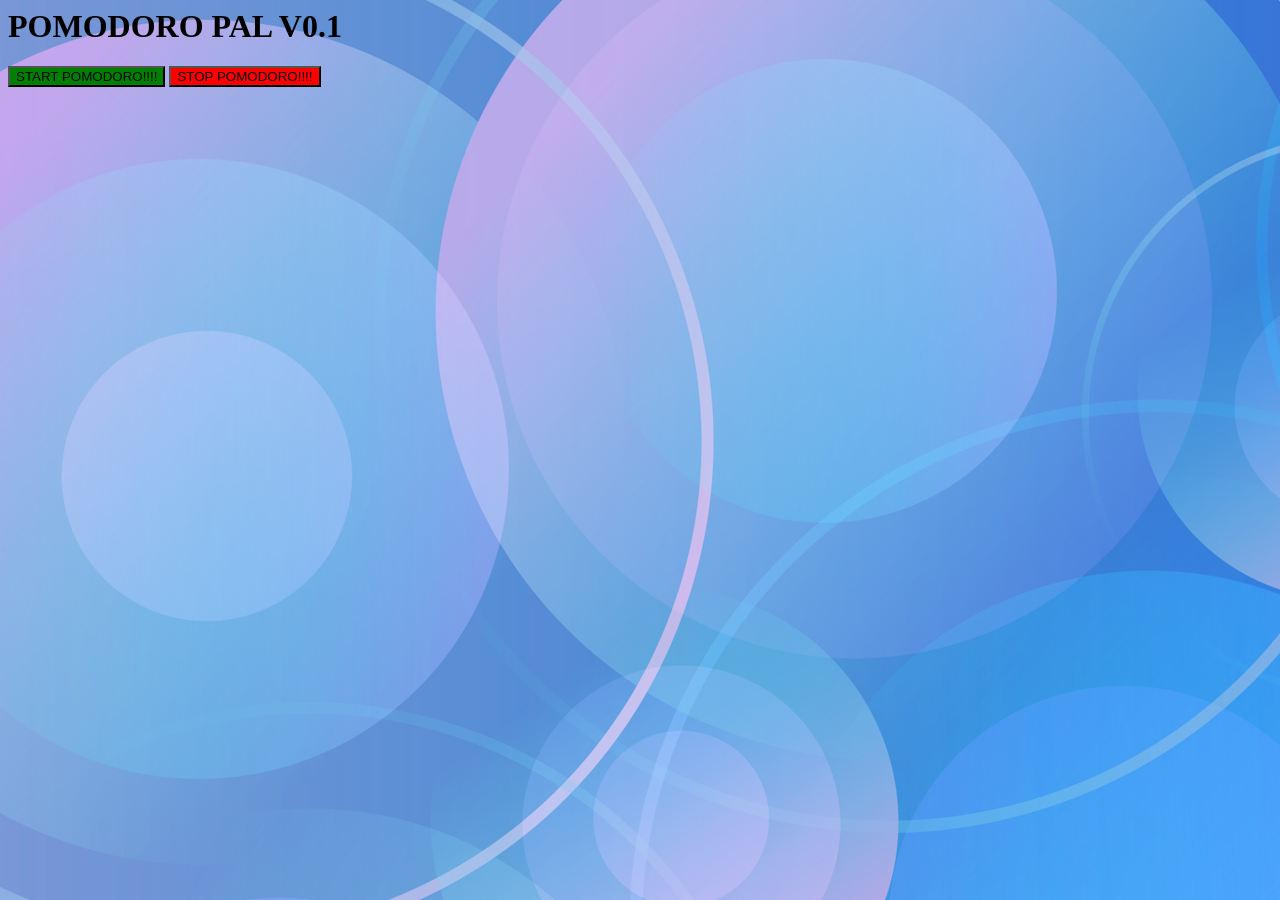
<file: Hello World Extension/hello.html>
<html>
  <style>
    .startButton {
      background-color: green;
      text-align: center;
      cursor: pointer;
    }
  </style>
  <style>
    .endButton {
      background-color: red;
      text-align: center;
      cursor: pointer;
    }
  </style>
  <style>
    .menu {
      background-image: url("images/menuBackground.png");
    }
  </style>
  <body class="menu">
    <h1>POMODORO PAL V0.1</h1>
    <button id = "startButton" class="startButton">START POMODORO!!!!</button>
    <button id = "endButton" class="endButton">STOP POMODORO!!!!</button>
    <script src="scripts/popup.js"></script>
  </body>
</html>
</file>
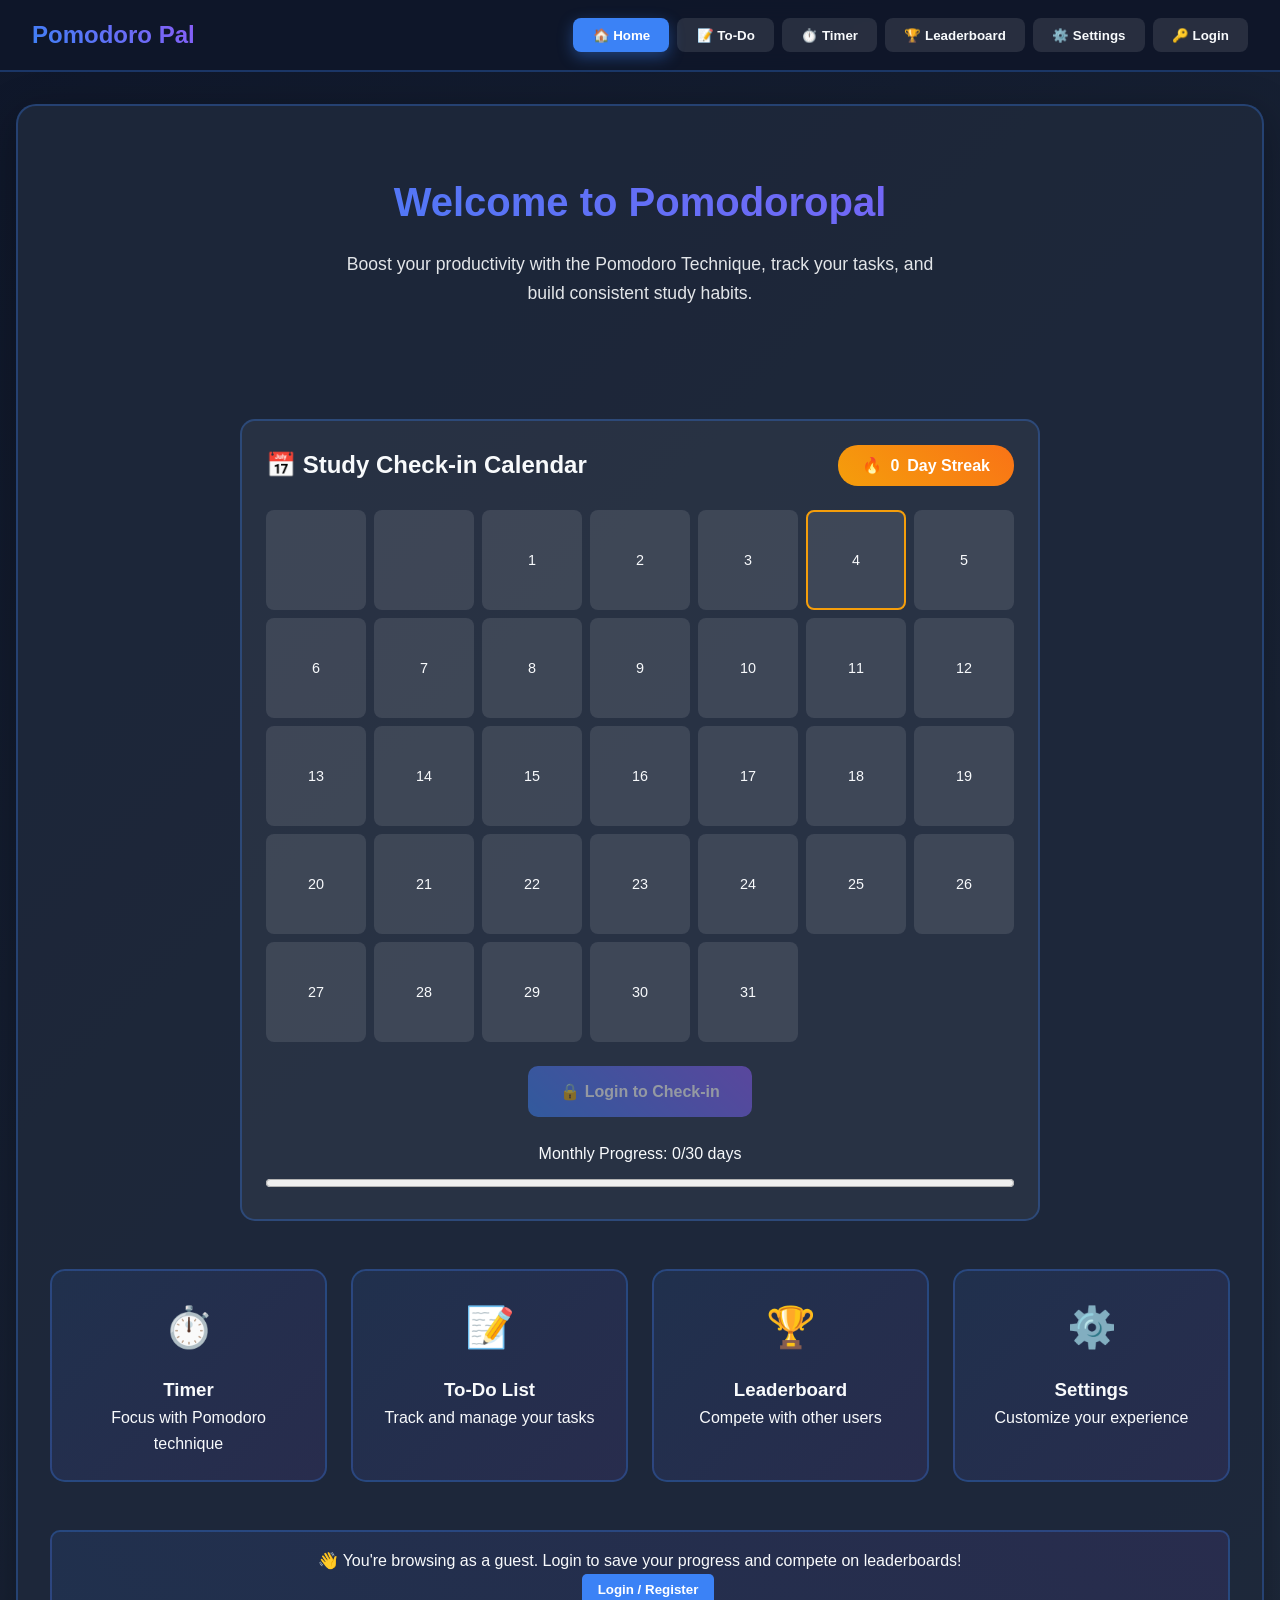
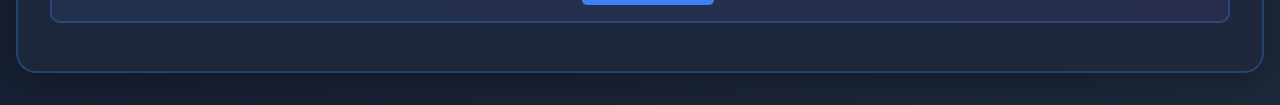
<file: Pomodoro Pal/pomodoro-pal-webpage.html>
<!DOCTYPE html>
<html lang="en">
<head>
    <meta charset="UTF-8">
    <meta name="viewport" content="width=device-width, initial-scale=1.0">
    <title>Pomodoropal</title>
    <style>
        /* CSS Variables */
        :root {
            --bg-primary: #0f172a;
            --bg-secondary: #1e293b;
            --accent-color: #3b82f6;
            --accent-secondary: #8b5cf6;
            --text-color: #f8fafc;
            --card-bg: rgba(30, 41, 59, 0.9);
            --border-color: rgba(59, 130, 246, 0.3);
            --success-color: #10b981;
            --danger-color: #ef4444;
            --warning-color: #f59e0b;
        }

        .light-mode {
            --bg-primary: #f1f5f9;
            --bg-secondary: #ffffff;
            --accent-color: #2563eb;
            --accent-secondary: #7c3aed;
            --text-color: #1e293b;
            --card-bg: rgba(255, 255, 255, 0.95);
            --border-color: rgba(37, 99, 235, 0.3);
        }

        * {
            margin: 0;
            padding: 0;
            box-sizing: border-box;
        }

        body {
            font-family: -apple-system, BlinkMacSystemFont, 'Segoe UI', Roboto, sans-serif;
            background: linear-gradient(135deg, var(--bg-primary), var(--bg-secondary));
            color: var(--text-color);
            min-height: 100vh;
            transition: all 0.3s ease;
            line-height: 1.6;
        }

        /* Auth Modal */
        .auth-modal {
            position: fixed;
            top: 0;
            left: 0;
            width: 100%;
            height: 100%;
            background: rgba(0, 0, 0, 0.8);
            display: none;
            justify-content: center;
            align-items: center;
            z-index: 2000;
            backdrop-filter: blur(10px);
        }

        .auth-modal.active {
            display: flex;
        }

        .auth-box {
            background: var(--card-bg);
            padding: 2rem;
            border-radius: 20px;
            width: 90%;
            max-width: 400px;
            border: 2px solid var(--border-color);
            box-shadow: 0 20px 60px rgba(0, 0, 0, 0.5);
        }

        .auth-tabs {
            display: flex;
            gap: 0.5rem;
            margin-bottom: 1.5rem;
        }

        .auth-tab {
            flex: 1;
            padding: 0.8rem;
            background: rgba(255, 255, 255, 0.1);
            border: none;
            color: var(--text-color);
            border-radius: 8px;
            cursor: pointer;
            font-weight: 600;
            transition: all 0.3s ease;
        }

        .auth-tab:hover {
            background: rgba(59, 130, 246, 0.2);
        }

        .auth-tab.active {
            background: var(--accent-color);
            color: white;
        }

        .auth-form {
            display: none;
        }

        .auth-form.active {
            display: block;
        }

        .auth-input {
            width: 100%;
            padding: 0.8rem;
            margin: 0.5rem 0 1rem 0;
            background: rgba(255, 255, 255, 0.1);
            border: 2px solid var(--border-color);
            border-radius: 8px;
            color: var(--text-color);
            font-size: 1rem;
        }

        .auth-btn {
            width: 100%;
            padding: 0.8rem;
            background: linear-gradient(45deg, var(--accent-color), var(--accent-secondary));
            border: none;
            border-radius: 8px;
            color: white;
            font-weight: bold;
            cursor: pointer;
            margin-top: 0.5rem;
            transition: all 0.3s ease;
        }

        .auth-btn:hover {
            transform: translateY(-2px);
            box-shadow: 0 5px 15px rgba(59, 130, 246, 0.4);
        }

        /* Navigation */
        nav {
            background: rgba(15, 23, 42, 0.95);
            padding: 1rem 2rem;
            display: flex;
            justify-content: space-between;
            align-items: center;
            position: sticky;
            top: 0;
            z-index: 1000;
            border-bottom: 2px solid var(--border-color);
            backdrop-filter: blur(10px);
        }

        .logo {
            font-size: 1.5rem;
            font-weight: bold;
            background: linear-gradient(45deg, var(--accent-color), var(--accent-secondary));
            -webkit-background-clip: text;
            -webkit-text-fill-color: transparent;
            cursor: pointer;
        }

        .user-info {
            display: flex;
            align-items: center;
            gap: 1rem;
        }

        .avatar {
            width: 40px;
            height: 40px;
            border-radius: 50%;
            background: var(--accent-color);
            display: flex;
            align-items: center;
            justify-content: center;
            font-weight: bold;
            color: white;
        }

        .nav-links {
            display: flex;
            gap: 0.5rem;
            flex-wrap: wrap;
        }

        .nav-btn {
            padding: 0.6rem 1.2rem;
            background: rgba(255, 255, 255, 0.1);
            border: none;
            border-radius: 8px;
            color: var(--text-color);
            cursor: pointer;
            font-weight: 600;
            transition: all 0.3s ease;
            white-space: nowrap;
        }

        .nav-btn:hover {
            background: rgba(59, 130, 246, 0.2);
            transform: translateY(-2px);
        }

        .nav-btn.active {
            background: var(--accent-color);
            color: white;
            box-shadow: 0 5px 15px rgba(59, 130, 246, 0.4);
        }

        /* Main Container */
        .container {
            max-width: 1400px;
            margin: 2rem auto;
            padding: 0 1rem;
        }

        .content-section {
            background: var(--card-bg);
            border-radius: 20px;
            padding: 2rem;
            border: 2px solid var(--border-color);
            display: none;
            animation: fadeIn 0.5s ease;
            box-shadow: 0 10px 40px rgba(0, 0, 0, 0.3);
        }

        .content-section.active {
            display: block;
        }

        @keyframes fadeIn {
            from { opacity: 0; transform: translateY(20px); }
            to { opacity: 1; transform: translateY(0); }
        }

        /* Home Section */
        .hero {
            text-align: center;
            padding: 2rem 1rem;
            margin-bottom: 3rem;
        }

        .hero h1 {
            font-size: 2.5rem;
            margin-bottom: 1rem;
            background: linear-gradient(45deg, var(--accent-color), var(--accent-secondary));
            -webkit-background-clip: text;
            -webkit-text-fill-color: transparent;
        }

        .hero p {
            font-size: 1.1rem;
            opacity: 0.9;
            max-width: 600px;
            margin: 0 auto 2rem auto;
        }

        /* Features Grid */
        .features-grid {
            display: grid;
            grid-template-columns: repeat(auto-fit, minmax(250px, 1fr));
            gap: 1.5rem;
            margin: 3rem 0;
        }

        .feature-card {
            background: linear-gradient(135deg, rgba(59, 130, 246, 0.1), rgba(139, 92, 246, 0.1));
            padding: 1.5rem;
            border-radius: 15px;
            cursor: pointer;
            transition: all 0.3s ease;
            border: 2px solid var(--border-color);
            text-align: center;
        }

        .feature-card:hover {
            transform: translateY(-10px);
            border-color: var(--accent-color);
            box-shadow: 0 15px 30px rgba(59, 130, 246, 0.3);
        }

        .feature-icon {
            font-size: 2.5rem;
            margin-bottom: 1rem;
        }

        /* Check-in Calendar */
        .calendar-container {
            max-width: 800px;
            margin: 2rem auto;
            background: rgba(255, 255, 255, 0.05);
            padding: 1.5rem;
            border-radius: 15px;
            border: 2px solid var(--border-color);
        }

        .calendar-header {
            display: flex;
            justify-content: space-between;
            align-items: center;
            margin-bottom: 1.5rem;
            flex-wrap: wrap;
            gap: 1rem;
        }

        .streak-counter {
            background: linear-gradient(45deg, #f59e0b, #f97316);
            padding: 0.5rem 1.5rem;
            border-radius: 20px;
            font-weight: bold;
            display: flex;
            align-items: center;
            gap: 0.5rem;
            color: white;
        }

        .calendar-grid {
            display: grid;
            grid-template-columns: repeat(7, 1fr);
            gap: 8px;
        }

        .calendar-day {
            aspect-ratio: 1;
            display: flex;
            align-items: center;
            justify-content: center;
            border-radius: 8px;
            background: rgba(255, 255, 255, 0.1);
            border: 2px solid transparent;
            font-size: 0.9rem;
            font-weight: 500;
        }

        .calendar-day.checked {
            background: var(--success-color);
            color: white;
        }

        .calendar-day.today {
            border-color: var(--warning-color);
        }

        .check-in-btn {
            background: linear-gradient(45deg, var(--accent-color), var(--accent-secondary));
            color: white;
            border: none;
            padding: 1rem 2rem;
            border-radius: 10px;
            font-size: 1rem;
            font-weight: bold;
            cursor: pointer;
            margin: 1.5rem auto;
            display: block;
            transition: all 0.3s ease;
        }

        .check-in-btn:hover:not(:disabled) {
            transform: translateY(-3px);
            box-shadow: 0 10px 20px rgba(59, 130, 246, 0.4);
        }

        .check-in-btn:disabled {
            opacity: 0.5;
            cursor: not-allowed;
        }

        /* Login Prompt */
        .login-prompt {
            background: linear-gradient(45deg, rgba(59, 130, 246, 0.1), rgba(139, 92, 246, 0.1));
            padding: 1rem;
            border-radius: 10px;
            border: 2px solid var(--border-color);
            margin: 1rem 0;
            text-align: center;
        }

        .login-prompt-btn {
            background: var(--accent-color);
            color: white;
            border: none;
            padding: 0.5rem 1rem;
            border-radius: 5px;
            cursor: pointer;
            margin-left: 1rem;
            font-weight: bold;
        }

        /* Timer Section */
        .timer-container {
            text-align: center;
            max-width: 600px;
            margin: 0 auto;
        }

        .timer-display {
            font-size: 6rem;
            font-weight: bold;
            margin: 2rem 0;
            color: var(--accent-color);
            text-shadow: 0 0 20px rgba(59, 130, 246, 0.5);
            font-family: monospace;
        }

        .timer-controls {
            display: flex;
            justify-content: center;
            gap: 1rem;
            margin: 2rem 0;
            flex-wrap: wrap;
        }

        .timer-btn {
            padding: 1rem 2rem;
            font-size: 1.1rem;
            border: none;
            border-radius: 10px;
            cursor: pointer;
            font-weight: bold;
            transition: all 0.3s ease;
        }

        .timer-btn.start {
            background: var(--success-color);
            color: white;
        }

        .timer-btn.pause {
            background: var(--warning-color);
            color: white;
        }

        .timer-btn.reset {
            background: var(--danger-color);
            color: white;
        }

        .timer-btn:hover {
            transform: translateY(-3px);
            box-shadow: 0 5px 15px rgba(0, 0, 0, 0.3);
        }

        .timer-presets {
            display: grid;
            grid-template-columns: repeat(3, 1fr);
            gap: 1rem;
            margin: 2rem auto;
            max-width: 400px;
        }

        .preset-btn {
            padding: 1rem;
            background: rgba(255, 255, 255, 0.1);
            border: 2px solid var(--border-color);
            border-radius: 10px;
            color: var(--text-color);
            cursor: pointer;
            transition: all 0.3s ease;
        }

        .preset-btn:hover {
            background: rgba(59, 130, 246, 0.2);
            border-color: var(--accent-color);
        }

        .preset-btn.active {
            background: var(--accent-color);
            color: white;
        }

        .timer-mode-indicator {
            font-size: 1.2rem;
            margin: 1rem 0;
            color: var(--accent-color);
        }

        .session-stats {
            display: flex;
            justify-content: center;
            gap: 2rem;
            margin-top: 2rem;
            padding: 1rem;
            background: rgba(255, 255, 255, 0.05);
            border-radius: 10px;
        }

        /* Todo Section */
        .todo-container {
            max-width: 800px;
            margin: 0 auto;
        }

        .todo-header {
            display: flex;
            gap: 1rem;
            margin-bottom: 2rem;
        }

        .todo-input {
            flex: 1;
            padding: 1rem;
            background: rgba(255, 255, 255, 0.1);
            border: 2px solid var(--border-color);
            border-radius: 10px;
            color: var(--text-color);
            font-size: 1rem;
        }

        .todo-input:focus {
            outline: none;
            border-color: var(--accent-color);
        }

        .add-todo-btn {
            padding: 0 2rem;
            background: linear-gradient(45deg, var(--accent-color), var(--accent-secondary));
            border: none;
            border-radius: 10px;
            color: white;
            font-weight: bold;
            cursor: pointer;
            transition: all 0.3s ease;
        }

        .add-todo-btn:hover {
            transform: translateY(-2px);
            box-shadow: 0 5px 15px rgba(59, 130, 246, 0.4);
        }

        .todo-filters {
            display: flex;
            gap: 0.5rem;
            margin-bottom: 1.5rem;
        }

        .filter-btn {
            padding: 0.5rem 1rem;
            background: rgba(255, 255, 255, 0.1);
            border: 2px solid var(--border-color);
            border-radius: 8px;
            color: var(--text-color);
            cursor: pointer;
            transition: all 0.3s ease;
        }

        .filter-btn:hover {
            background: rgba(59, 130, 246, 0.2);
        }

        .filter-btn.active {
            background: var(--accent-color);
            color: white;
        }

        .todo-list {
            list-style: none;
            margin-top: 1rem;
        }

        .todo-item {
            display: flex;
            align-items: center;
            gap: 1rem;
            padding: 1rem;
            background: rgba(255, 255, 255, 0.05);
            border: 2px solid var(--border-color);
            border-radius: 10px;
            margin-bottom: 0.5rem;
            transition: all 0.3s ease;
        }

        .todo-item:hover {
            background: rgba(255, 255, 255, 0.1);
        }

        .todo-checkbox {
            width: 24px;
            height: 24px;
            cursor: pointer;
            accent-color: var(--success-color);
        }

        .todo-text {
            flex: 1;
            font-size: 1rem;
        }

        .todo-text.completed {
            text-decoration: line-through;
            opacity: 0.6;
        }

        .todo-delete {
            padding: 0.5rem 1rem;
            background: var(--danger-color);
            border: none;
            border-radius: 5px;
            color: white;
            cursor: pointer;
            transition: all 0.3s ease;
        }

        .todo-delete:hover {
            transform: translateY(-2px);
            box-shadow: 0 5px 15px rgba(239, 68, 68, 0.4);
        }

        .todo-stats {
            display: flex;
            justify-content: space-between;
            align-items: center;
            margin-top: 2rem;
            padding: 1rem;
            background: rgba(255, 255, 255, 0.05);
            border-radius: 10px;
        }

        .clear-completed {
            padding: 0.5rem 1rem;
            background: rgba(255, 255, 255, 0.1);
            border: 2px solid var(--border-color);
            border-radius: 5px;
            color: var(--text-color);
            cursor: pointer;
            transition: all 0.3s ease;
        }

        .clear-completed:hover {
            background: var(--danger-color);
            color: white;
        }

        /* Settings Section */
        .settings-grid {
            display: grid;
            grid-template-columns: repeat(auto-fit, minmax(300px, 1fr));
            gap: 1.5rem;
            margin-top: 2rem;
        }

        .setting-card {
            background: rgba(255, 255, 255, 0.05);
            padding: 1.5rem;
            border-radius: 15px;
            border: 2px solid var(--border-color);
        }

        .setting-option {
            display: flex;
            justify-content: space-between;
            align-items: center;
            margin: 1rem 0;
            padding: 0.8rem;
            background: rgba(255, 255, 255, 0.05);
            border-radius: 8px;
        }

        .toggle {
            position: relative;
            width: 50px;
            height: 26px;
            background: #666;
            border-radius: 13px;
            cursor: pointer;
        }

        .toggle::after {
            content: '';
            position: absolute;
            width: 22px;
            height: 22px;
            background: white;
            border-radius: 50%;
            top: 2px;
            left: 2px;
            transition: 0.3s;
        }

        .toggle.active {
            background: var(--accent-color);
        }

        .toggle.active::after {
            left: 26px;
        }

        /* Notification */
        .notification {
            position: fixed;
            top: 20px;
            right: 20px;
            padding: 1rem 1.5rem;
            border-radius: 10px;
            color: white;
            font-weight: bold;
            z-index: 10000;
            animation: slideIn 0.3s ease;
        }

        .notification.success { background: var(--success-color); }
        .notification.error { background: var(--danger-color); }
        .notification.info { background: var(--accent-color); }

        @keyframes slideIn {
            from { transform: translateX(100%); opacity: 0; }
            to { transform: translateX(0); opacity: 1; }
        }

        /* Responsive Design */
        @media (max-width: 768px) {
            nav {
                flex-direction: column;
                gap: 1rem;
                padding: 1rem;
            }
            
            .nav-links {
                width: 100%;
                justify-content: center;
            }
            
            .hero h1 {
                font-size: 2rem;
            }
            
            .timer-display {
                font-size: 4rem;
            }
            
            .todo-header {
                flex-direction: column;
            }
            
            .add-todo-btn {
                padding: 1rem;
            }
        }

        @media (max-width: 480px) {
            .calendar-grid {
                gap: 4px;
            }
            
            .calendar-day {
                font-size: 0.8rem;
            }
            
            .timer-display {
                font-size: 3rem;
            }
            
            .timer-presets {
                grid-template-columns: 1fr;
            }
            
            .todo-filters {
                flex-wrap: wrap;
            }
            
            .filter-btn {
                flex: 1;
            }
        }
    </style>
</head>
<body>
    <!-- Auth Modal -->
    <div class="auth-modal" id="auth-modal">
        <div class="auth-box">
            <div class="auth-tabs">
                <button class="auth-tab active" onclick="showAuthForm('login')">Login</button>
                <button class="auth-tab" onclick="showAuthForm('register')">Register</button>
            </div>
            
            <form class="auth-form active" id="login-form" onsubmit="login(event)">
                <input type="text" class="auth-input" id="login-username" placeholder="Username" required>
                <input type="password" class="auth-input" id="login-password" placeholder="Password" required>
                <button type="submit" class="auth-btn">Login</button>
                <button type="button" class="auth-btn" onclick="closeAuthModal()" style="margin-top: 0.5rem; background: #666;">Cancel</button>
            </form>
            
            <form class="auth-form" id="register-form" onsubmit="register(event)">
                <input type="text" class="auth-input" id="register-username" placeholder="Username (min 3 chars)" required minlength="3">
                <input type="password" class="auth-input" id="register-password" placeholder="Password (min 6 chars)" required minlength="6">
                <button type="submit" class="auth-btn">Register</button>
                <button type="button" class="auth-btn" onclick="closeAuthModal()" style="margin-top: 0.5rem; background: #666;">Cancel</button>
            </form>
        </div>
    </div>

    <!-- Navigation -->
    <nav>
        <div class="logo" onclick="showSection('home')">Pomodoro Pal</div>
        <div class="user-info" id="user-info" style="display: none;">
            <div class="avatar" id="user-avatar">U</div>
            <div>
                <div id="user-name">User</div>
                <div style="font-size: 0.8rem; opacity: 0.8;" id="user-level">Level 1</div>
            </div>
            <button class="nav-btn" onclick="logout()" style="margin-left: 1rem;">Logout</button>
        </div>
        <div class="nav-links">
            <button class="nav-btn active" onclick="showSection('home')">🏠 Home</button>
            <button class="nav-btn" onclick="showSection('todo')">📝 To-Do</button>
            <button class="nav-btn" onclick="showSection('timer')">⏱️ Timer</button>
            <button class="nav-btn" onclick="showSection('leaderboard')">🏆 Leaderboard</button>
            <button class="nav-btn" onclick="showSection('settings')">⚙️ Settings</button>
            <button class="nav-btn" onclick="openAuthModal()" id="login-btn">🔑 Login</button>
        </div>
    </nav>

    <!-- Main Container -->
    <div class="container">
        <!-- Home Section -->
        <div id="home" class="content-section active">
            <div class="hero">
                <h1>Welcome to Pomodoropal</h1>
                <p>Boost your productivity with the Pomodoro Technique, track your tasks, and build consistent study habits.</p>
            </div>

            <!-- Check-in Calendar -->
            <div class="calendar-container">
                <div class="calendar-header">
                    <h2>📅 Study Check-in Calendar</h2>
                    <div class="streak-counter">
                        🔥 <span id="streak-count">0</span> Day Streak
                    </div>
                </div>
                <div class="calendar-grid" id="calendar-grid"></div>
                <button class="check-in-btn" id="check-in-btn" onclick="markCheckin()">
                    ✅ Check-in Today
                </button>
                <div style="text-align: center; margin-top: 1rem;">
                    <div>Monthly Progress: <span id="month-checkins">0</span>/30 days</div>
                    <progress id="month-progress" value="0" max="30" style="width: 100%; margin-top: 0.5rem;"></progress>
                </div>
            </div>

            <!-- Features Grid -->
            <div class="features-grid">
                <div class="feature-card" onclick="showSection('timer')">
                    <div class="feature-icon">⏱️</div>
                    <h3>Timer</h3>
                    <p>Focus with Pomodoro technique</p>
                </div>
                <div class="feature-card" onclick="showSection('todo')">
                    <div class="feature-icon">📝</div>
                    <h3>To-Do List</h3>
                    <p>Track and manage your tasks</p>
                </div>
                <div class="feature-card" onclick="showSection('leaderboard')">
                    <div class="feature-icon">🏆</div>
                    <h3>Leaderboard</h3>
                    <p>Compete with other users</p>
                </div>
                <div class="feature-card" onclick="showSection('settings')">
                    <div class="feature-icon">⚙️</div>
                    <h3>Settings</h3>
                    <p>Customize your experience</p>
                </div>
            </div>

            <!-- Guest Info -->
            <div id="guest-info" class="login-prompt" style="display: none;">
                <p>👋 You're browsing as a guest. Login to save your progress and compete on leaderboards!</p>
                <button class="login-prompt-btn" onclick="openAuthModal()">Login / Register</button>
            </div>
            
            <!-- User Info -->
            <div id="user-info-card" class="login-prompt" style="display: none;">
                <p>👋 Welcome back, <span id="welcome-name"></span>!</p>
                <p id="user-stats"></p>
            </div>
        </div>

        <!-- To-Do Section -->
        <div id="todo" class="content-section">
            <h1 style="text-align: center; margin-bottom: 2rem;">📝 To-Do List</h1>
            
            <div class="todo-container">
                <div class="todo-header">
                    <input type="text" class="todo-input" id="todo-input" placeholder="Add a new task..." maxlength="100">
                    <button class="add-todo-btn" onclick="addTodo()">Add Task</button>
                </div>
                
                <div class="todo-filters">
                    <button class="filter-btn active" onclick="filterTodos('all')">All</button>
                    <button class="filter-btn" onclick="filterTodos('active')">Active</button>
                    <button class="filter-btn" onclick="filterTodos('completed')">Completed</button>
                </div>
                
                <ul class="todo-list" id="todo-list"></ul>
                
                <div class="todo-stats">
                    <span id="todo-count">0 tasks remaining</span>
                    <button class="clear-completed" onclick="clearCompleted()">Clear Completed</button>
                </div>
            </div>
        </div>

        <!-- Timer Section -->
        <div id="timer" class="content-section">
            <h1 style="text-align: center; margin-bottom: 1rem;">⏱️ Pomodoro Timer</h1>
            
            <div class="timer-container">
                <div class="timer-mode-indicator" id="timer-mode">Focus Time</div>
                <div class="timer-display" id="timer-display">25:00</div>
                
                <div class="timer-controls">
                    <button class="timer-btn start" onclick="startTimer()">▶ Start</button>
                    <button class="timer-btn pause" onclick="pauseTimer()">⏸ Pause</button>
                    <button class="timer-btn reset" onclick="resetTimer()">↺ Reset</button>
                </div>
                
                <div class="timer-presets">
                    <button class="preset-btn active" onclick="setTimerMode('focus')">🎯 Focus (25m)</button>
                    <button class="preset-btn" onclick="setTimerMode('short')">☕ Short Break (5m)</button>
                    <button class="preset-btn" onclick="setTimerMode('long')">🌿 Long Break (15m)</button>
                </div>
                
                <div class="session-stats">
                    <div>🎯 Focus Sessions: <span id="focus-sessions">0</span></div>
                    <div>⏱️ Total Time: <span id="total-time">0</span> min</div>
                </div>
            </div>
        </div>



        <!-- Settings Section -->
        <div id="settings" class="content-section">
            <h1 style="text-align: center; margin-bottom: 2rem;">⚙️ Settings</h1>
            
            <div id="settings-guest-info" class="login-prompt" style="display: none;">
                <p>🔒 Login to save your settings and sync across devices.</p>
                <button class="login-prompt-btn" onclick="openAuthModal()">Login Now</button>
            </div>
            
            <div class="settings-grid">
                <div class="setting-card">
                    <h3 style="margin-bottom: 1rem;">🎨 Appearance</h3>
                    <div class="setting-option">
                        <span>Dark/Light Mode</span>
                        <div class="toggle" id="theme-toggle" onclick="toggleTheme()"></div>
                    </div>
                    <div class="setting-option">
                        <span>Font Size</span>
                        <select id="font-size" onchange="changeFontSize(this.value)">
                            <option value="small">Small</option>
                            <option value="medium" selected>Medium</option>
                            <option value="large">Large</option>
                        </select>
                    </div>
                </div>
                
                <div class="setting-card">
                    <h3 style="margin-bottom: 1rem;">🔔 Notifications</h3>
                    <div class="setting-option">
                        <span>Sound Effects</span>
                        <div class="toggle active" id="sound-effects" onclick="toggleSetting('soundEffects')"></div>
                    </div>
                    <div class="setting-option">
                        <span>Browser Notifications</span>
                        <div class="toggle active" id="browser-notifications" onclick="toggleSetting('browserNotifications')"></div>
                    </div>
                </div>
            </div>
        </div>
    </div>

    <script>
        // ============ GLOBAL STATE ============
        let currentUser = null;
        let users = JSON.parse(localStorage.getItem('pomodoropal_users')) || [];
        let isLoggedIn = false;
        
        // Timer variables
        let timerInterval = null;
        let timerSeconds = 25 * 60;
        let timerRunning = false;
        let timerMode = 'focus';
        let focusSessions = 0;
        let totalMinutes = 0;
        
        // To-Do variables
        let todos = [];
        let currentFilter = 'all';
        

        // ============ INITIALIZATION ============
        window.onload = function() {
            initializeData();
            loadUserFromStorage();
            updateUI();
            generateCalendar();
            loadTodos();
            updateTimerDisplay();
        };

        function initializeData() {
            // Create default admin user if no users exist
            if (users.length === 0) {
                const defaultUser = {
                    id: '1',
                    username: 'demo',
                    password: 'demo123',
                    createdAt: new Date().toISOString(),
                    checkins: {},
                    stats: {
                        streak: 0,
                        totalCheckins: 0,
                        focusSessions: 0,
                        totalMinutes: 0,
                        level: 1
                    },
                    settings: {
                        theme: 'dark',
                        fontSize: 'medium',
                        soundEffects: true,
                        browserNotifications: true
                    },
                    todos: []
                };
                users.push(defaultUser);
                saveUsers();
            }
        }

        function loadUserFromStorage() {
            const savedUser = localStorage.getItem('pomodoropal_currentUser');
            if (savedUser) {
                try {
                    const userId = savedUser;
                    currentUser = users.find(u => u.id === userId);
                    if (currentUser) {
                        isLoggedIn = true;
                        if (currentUser.settings?.theme === 'light') {
                            document.body.classList.add('light-mode');
                            document.getElementById('theme-toggle').classList.add('active');
                        }
                        focusSessions = currentUser.stats?.focusSessions || 0;
                        totalMinutes = currentUser.stats?.totalMinutes || 0;
                        todos = currentUser.todos || [];
                    }
                } catch (e) {
                    console.error('Error loading user:', e);
                }
            }
        }

        // ============ NOTIFICATION SYSTEM ============
        function showNotification(message, type = 'info') {
            const notification = document.createElement('div');
            notification.className = `notification ${type}`;
            notification.textContent = message;
            document.body.appendChild(notification);
            setTimeout(() => notification.remove(), 3000);
        }

        // ============ AUTH FUNCTIONS ============
        function openAuthModal() {
            document.getElementById('auth-modal').classList.add('active');
        }

        function closeAuthModal() {
            document.getElementById('auth-modal').classList.remove('active');
        }

        function showAuthForm(form) {
            document.querySelectorAll('.auth-form').forEach(f => f.classList.remove('active'));
            document.querySelectorAll('.auth-tab').forEach(t => t.classList.remove('active'));
            document.getElementById(form + '-form').classList.add('active');
            document.querySelector(`.auth-tab[onclick="showAuthForm('${form}')"]`).classList.add('active');
        }

        function login(event) {
            event.preventDefault();
            const username = document.getElementById('login-username').value.trim();
            const password = document.getElementById('login-password').value.trim();
            
            const user = users.find(u => u.username === username && u.password === password);
            if (user) {
                currentUser = user;
                isLoggedIn = true;
                localStorage.setItem('pomodoropal_currentUser', user.id);
                
                focusSessions = user.stats?.focusSessions || 0;
                totalMinutes = user.stats?.totalMinutes || 0;
                todos = user.todos || [];
                
                updateUI();
                generateCalendar();
                renderTodoList();
                closeAuthModal();
                showNotification(`Welcome back, ${username}!`, 'success');
            } else {
                showNotification('Invalid username or password', 'error');
            }
        }

        function register(event) {
            event.preventDefault();
            const username = document.getElementById('register-username').value.trim();
            const password = document.getElementById('register-password').value.trim();
            
            if (username.length < 3) {
                showNotification('Username must be at least 3 characters', 'error');
                return;
            }
            
            if (password.length < 6) {
                showNotification('Password must be at least 6 characters', 'error');
                return;
            }
            
            if (users.some(u => u.username === username)) {
                showNotification('Username already exists', 'error');
                return;
            }
            
            const newUser = {
                id: Date.now().toString(),
                username: username,
                password: password,
                createdAt: new Date().toISOString(),
                checkins: {},
                stats: {
                    streak: 0,
                    totalCheckins: 0,
                    focusSessions: 0,
                    totalMinutes: 0,
                    level: 1
                },
                settings: {
                    theme: 'dark',
                    fontSize: 'medium',
                    soundEffects: true,
                    browserNotifications: true
                },
                todos: []
            };
            
            users.push(newUser);
            saveUsers();
            
            currentUser = newUser;
            isLoggedIn = true;
            localStorage.setItem('pomodoropal_currentUser', newUser.id);
            
            todos = [];
            focusSessions = 0;
            totalMinutes = 0;
            
            updateUI();
            generateCalendar();
            renderTodoList();
            closeAuthModal();
            showNotification('Registration successful! Welcome to Pomodoropal!', 'success');
        }

        function logout() {
            currentUser = null;
            isLoggedIn = false;
            localStorage.removeItem('pomodoropal_currentUser');
            todos = [];
            focusSessions = 0;
            totalMinutes = 0;
            
            updateUI();
            generateCalendar();
            renderTodoList();
            showNotification('Logged out successfully', 'info');
        }

        function saveUsers() {
            localStorage.setItem('pomodoropal_users', JSON.stringify(users));
        }

        function saveUserData() {
            if (isLoggedIn && currentUser) {
                const index = users.findIndex(u => u.id === currentUser.id);
                if (index !== -1) {
                    users[index] = currentUser;
                    saveUsers();
                }
            }
        }

        // ============ UI UPDATE FUNCTIONS ============
        function updateUI() {
            const userInfo = document.getElementById('user-info');
            const loginBtn = document.getElementById('login-btn');
            const guestInfo = document.getElementById('guest-info');
            const userCard = document.getElementById('user-info-card');
            const settingsGuestInfo = document.getElementById('settings-guest-info');
            
            if (isLoggedIn && currentUser) {
                userInfo.style.display = 'flex';
                loginBtn.style.display = 'none';
                guestInfo.style.display = 'none';
                userCard.style.display = 'block';
                settingsGuestInfo.style.display = 'none';
                
                document.getElementById('user-avatar').textContent = currentUser.username.charAt(0).toUpperCase();
                document.getElementById('user-name').textContent = currentUser.username;
                document.getElementById('user-level').textContent = `Level ${currentUser.stats?.level || 1}`;
                document.getElementById('welcome-name').textContent = currentUser.username;
                document.getElementById('user-stats').textContent = 
                    `${currentUser.stats?.totalCheckins || 0} check-ins • ${currentUser.stats?.focusSessions || 0} sessions`;
                
                document.getElementById('check-in-btn').disabled = false;
            } else {
                userInfo.style.display = 'none';
                loginBtn.style.display = 'block';
                guestInfo.style.display = 'block';
                userCard.style.display = 'none';
                settingsGuestInfo.style.display = 'block';
                
                document.getElementById('check-in-btn').disabled = true;
            }
            
            updateCheckinButton();
            updateTimerStats();
        }

        function showSection(sectionId) {
            document.querySelectorAll('.content-section').forEach(s => s.classList.remove('active'));
            document.getElementById(sectionId).classList.add('active');
            
            document.querySelectorAll('.nav-btn').forEach(b => b.classList.remove('active'));
            const activeBtn = Array.from(document.querySelectorAll('.nav-btn')).find(b => 
                b.textContent.includes(sectionId === 'todo' ? 'To-Do' : 
                    sectionId.charAt(0).toUpperCase() + sectionId.slice(1))
            );
            if (activeBtn) activeBtn.classList.add('active');
            
            if (sectionId === 'todo') renderTodoList();
        }

        // ============ CALENDAR FUNCTIONS ============
        function generateCalendar() {
            const grid = document.getElementById('calendar-grid');
            if (!grid) return;
            
            grid.innerHTML = '';
            
            const today = new Date();
            const year = today.getFullYear();
            const month = today.getMonth();
            const daysInMonth = new Date(year, month + 1, 0).getDate();
            const firstDay = new Date(year, month, 1).getDay();
            
            // Add empty cells
            for (let i = 0; i < firstDay; i++) {
                grid.appendChild(createDayCell());
            }
            
            // Add days
            const checkins = currentUser?.checkins || {};
            let monthCheckins = 0;
            
            for (let i = 1; i <= daysInMonth; i++) {
                const date = new Date(year, month, i);
                const dateStr = date.toISOString().split('T')[0];
                const isToday = i === today.getDate();
                const isChecked = checkins[dateStr];
                
                if (isChecked) monthCheckins++;
                
                const cell = createDayCell(i, isChecked, isToday);
                grid.appendChild(cell);
            }
            
            document.getElementById('month-checkins').textContent = monthCheckins;
            document.getElementById('month-progress').value = monthCheckins;
            
            if (currentUser) {
                document.getElementById('streak-count').textContent = currentUser.stats?.streak || 0;
            }
        }

        function createDayCell(day = '', isChecked = false, isToday = false) {
            const cell = document.createElement('div');
            cell.className = `calendar-day ${isChecked ? 'checked' : ''} ${isToday ? 'today' : ''}`;
            if (day) cell.innerHTML = `<div>${day}</div>`;
            return cell;
        }

        function updateCheckinButton() {
            const btn = document.getElementById('check-in-btn');
            if (!isLoggedIn || !currentUser) {
                btn.disabled = true;
                btn.textContent = '🔒 Login to Check-in';
                return;
            }
            
            const today = new Date().toISOString().split('T')[0];
            const alreadyChecked = currentUser.checkins?.[today];
            
            btn.disabled = !!alreadyChecked;
            btn.textContent = alreadyChecked ? '✅ Already Checked-in' : '✅ Check-in Today';
        }

        function markCheckin() {
            if (!isLoggedIn || !currentUser) {
                openAuthModal();
                return;
            }
            
            const today = new Date().toISOString().split('T')[0];
            
            if (currentUser.checkins?.[today]) {
                showNotification('Already checked in today!', 'info');
                return;
            }
            
            if (!currentUser.checkins) currentUser.checkins = {};
            currentUser.checkins[today] = true;
            
            // Update streak
            const dates = Object.keys(currentUser.checkins).sort();
            let streak = 1;
            let checkDate = new Date(today);
            
            for (let i = dates.length - 2; i >= 0; i--) {
                const prevDate = new Date(dates[i]);
                const diffDays = Math.round((checkDate - prevDate) / (1000 * 60 * 60 * 24));
                
                if (diffDays === 1) {
                    streak++;
                    checkDate = prevDate;
                } else {
                    break;
                }
            }
            
            if (!currentUser.stats) currentUser.stats = {};
            currentUser.stats.streak = streak;
            currentUser.stats.totalCheckins = (currentUser.stats.totalCheckins || 0) + 1;
            
            saveUserData();
            generateCalendar();
            updateUI();
            
            showNotification('✅ Check-in successful! +10 XP', 'success');
        }

        // ============ TODO FUNCTIONS ============
        function loadTodos() {
            if (isLoggedIn && currentUser?.todos) {
                todos = currentUser.todos;
            } else {
                // Load guest todos from localStorage
                const saved = localStorage.getItem('pomodoropal_guest_todos');
                todos = saved ? JSON.parse(saved) : [];
            }
            renderTodoList();
        }

        function saveTodos() {
            if (isLoggedIn && currentUser) {
                currentUser.todos = todos;
                saveUserData();
            } else {
                localStorage.setItem('pomodoropal_guest_todos', JSON.stringify(todos));
            }
        }

        function addTodo() {
            const input = document.getElementById('todo-input');
            const text = input.value.trim();
            
            if (!text) {
                showNotification('Please enter a task', 'error');
                return;
            }
            
            const todo = {
                id: Date.now().toString(),
                text: text,
                completed: false,
                createdAt: new Date().toISOString()
            };
            
            todos.push(todo);
            saveTodos();
            renderTodoList();
            input.value = '';
            
            showNotification('Task added', 'success');
        }

        function renderTodoList() {
            const list = document.getElementById('todo-list');
            const countSpan = document.getElementById('todo-count');
            
            let filteredTodos = todos;
            if (currentFilter === 'active') {
                filteredTodos = todos.filter(t => !t.completed);
            } else if (currentFilter === 'completed') {
                filteredTodos = todos.filter(t => t.completed);
            }
            
            list.innerHTML = '';
            filteredTodos.forEach(todo => {
                const li = document.createElement('li');
                li.className = 'todo-item';
                li.innerHTML = `
                    <input type="checkbox" class="todo-checkbox" ${todo.completed ? 'checked' : ''} 
                           onchange="toggleTodo('${todo.id}')">
                    <span class="todo-text ${todo.completed ? 'completed' : ''}">${escapeHtml(todo.text)}</span>
                    <button class="todo-delete" onclick="deleteTodo('${todo.id}')">Delete</button>
                `;
                list.appendChild(li);
            });
            
            const remaining = todos.filter(t => !t.completed).length;
            countSpan.textContent = `${remaining} task${remaining !== 1 ? 's' : ''} remaining`;
        }

        function escapeHtml(text) {
            const div = document.createElement('div');
            div.textContent = text;
            return div.innerHTML;
        }

        function toggleTodo(id) {
            const todo = todos.find(t => t.id === id);
            if (todo) {
                todo.completed = !todo.completed;
                saveTodos();
                renderTodoList();
            }
        }

        function deleteTodo(id) {
            todos = todos.filter(t => t.id !== id);
            saveTodos();
            renderTodoList();
            showNotification('Task deleted', 'info');
        }

        function filterTodos(filter) {
            currentFilter = filter;
            document.querySelectorAll('.filter-btn').forEach(btn => btn.classList.remove('active'));
            event.target.classList.add('active');
            renderTodoList();
        }

        function clearCompleted() {
            todos = todos.filter(t => !t.completed);
            saveTodos();
            renderTodoList();
            showNotification('Completed tasks cleared', 'info');
        }

        // ============ TIMER FUNCTIONS ============
        function updateTimerDisplay() {
            const mins = Math.floor(timerSeconds / 60);
            const secs = timerSeconds % 60;
            document.getElementById('timer-display').textContent = 
                `${mins.toString().padStart(2, '0')}:${secs.toString().padStart(2, '0')}`;
        }

        function updateTimerStats() {
            document.getElementById('focus-sessions').textContent = focusSessions;
            document.getElementById('total-time').textContent = totalMinutes;
        }

        function setTimerMode(mode) {
            timerMode = mode;
            
            document.querySelectorAll('.preset-btn').forEach(btn => btn.classList.remove('active'));
            event.target.classList.add('active');
            
            let minutes = mode === 'focus' ? 25 : mode === 'short' ? 5 : 15;
            timerSeconds = minutes * 60;
            
            document.getElementById('timer-mode').textContent = 
                mode === 'focus' ? '🎯 Focus Time' : mode === 'short' ? '☕ Short Break' : '🌿 Long Break';
            
            updateTimerDisplay();
            pauseTimer();
        }

        function startTimer() {
            if (timerRunning) return;
            
            timerRunning = true;
            timerInterval = setInterval(() => {
                timerSeconds--;
                updateTimerDisplay();
                
                if (timerSeconds <= 0) {
                    completeTimer();
                }
            }, 1000);
            
            showNotification('Timer started', 'info');
        }

        function pauseTimer() {
            clearInterval(timerInterval);
            timerRunning = false;
        }

        function resetTimer() {
            pauseTimer();
            setTimerMode(timerMode);
        }

        function completeTimer() {
            pauseTimer();
            
            if (timerMode === 'focus') {
                focusSessions++;
                totalMinutes += 25;
                
                if (isLoggedIn && currentUser) {
                    if (!currentUser.stats) currentUser.stats = {};
                    currentUser.stats.focusSessions = focusSessions;
                    currentUser.stats.totalMinutes = totalMinutes;
                    saveUserData();
                }
                
                updateTimerStats();
                updateLeaderboard();
                
                showNotification('🎉 Focus session complete! Time for a break!', 'success');
                
                // Auto-start break if enabled
                setTimeout(() => {
                    setTimerMode('short');
                    startTimer();
                }, 3000);
            } else {
                showNotification('Break time is over! Ready to focus?', 'info');
                setTimeout(() => {
                    setTimerMode('focus');
                }, 3000);
            }
        }

        // ============ SETTINGS FUNCTIONS ============
        function toggleTheme() {
            const toggle = document.getElementById('theme-toggle');
            toggle.classList.toggle('active');
            document.body.classList.toggle('light-mode');
            
            if (isLoggedIn && currentUser) {
                if (!currentUser.settings) currentUser.settings = {};
                currentUser.settings.theme = toggle.classList.contains('active') ? 'light' : 'dark';
                saveUserData();
            }
        }

        function changeFontSize(size) {
            document.body.style.fontSize = size === 'small' ? '14px' : size === 'medium' ? '16px' : '18px';
            
            if (isLoggedIn && currentUser) {
                if (!currentUser.settings) currentUser.settings = {};
                currentUser.settings.fontSize = size;
                saveUserData();
            }
        }

        function toggleSetting(setting) {
            const toggle = event.target.closest('.toggle');
            if (!toggle) return;
            
            toggle.classList.toggle('active');
            
            if (isLoggedIn && currentUser) {
                if (!currentUser.settings) currentUser.settings = {};
                currentUser.settings[setting] = toggle.classList.contains('active');
                saveUserData();
            }
        }
    </script>
</body>
</html>
</file>
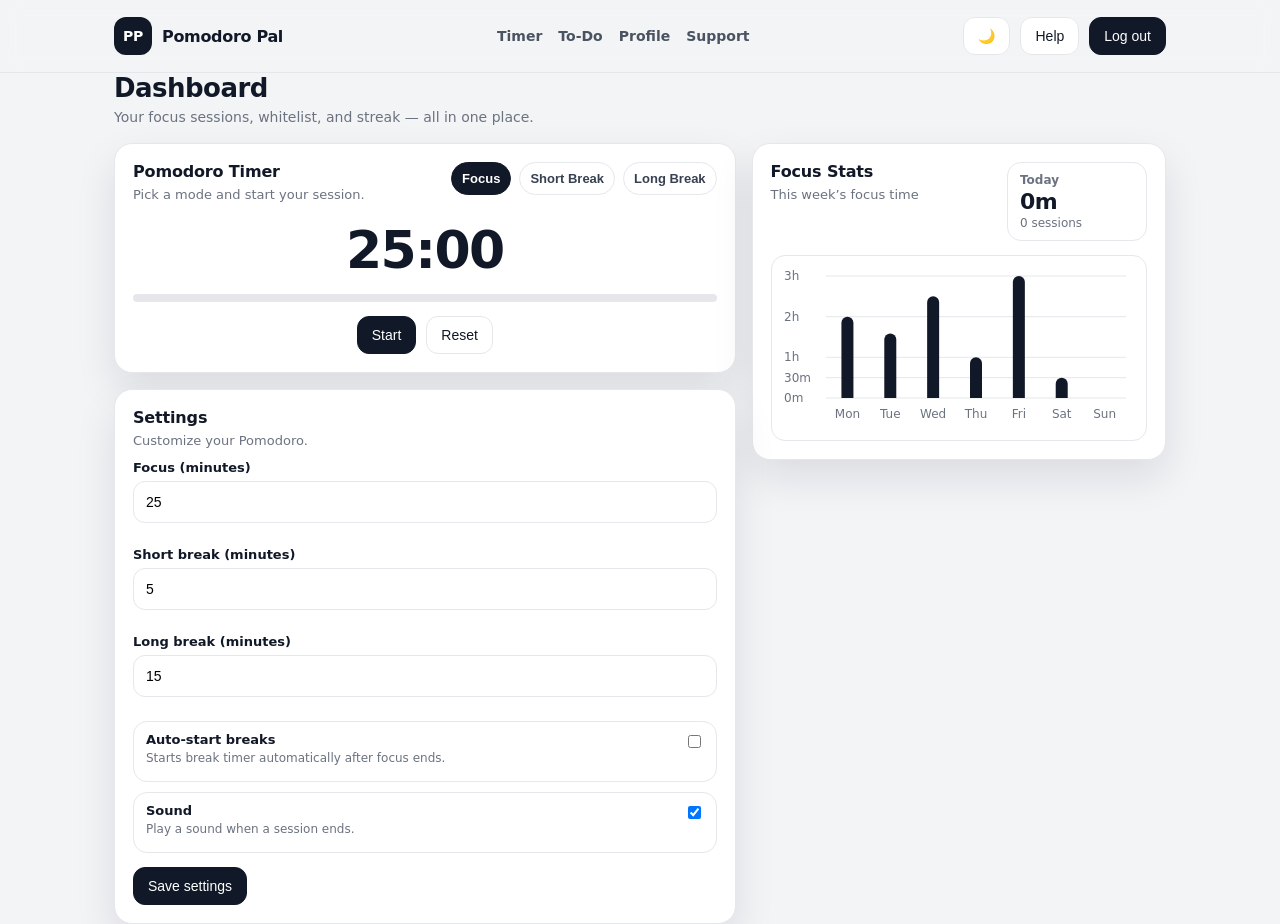
<file: PomoPal-web/dashboard.html>
<!doctype html>
<html lang="en">
<head>
  <meta charset="utf-8" />
  <meta name="viewport" content="width=device-width, initial-scale=1" />
  <title>Dashboard • Pomodoro Pal</title>

  <style>
    :root{
      --bg: #f3f4f6;
      --card: #ffffff;
      --text: #111827;
      --muted:#6b7280;
      --border: #e5e7eb;
      --radius: 18px;
      --shadow: 0 18px 40px rgba(17,24,39,.10);
      --max: 1100px;
    }

    [data-theme="dark"]{
        --bg: #0b1220;
        --card: #0f172a;
        --text: #e5e7eb;
        --muted: #9ca3af;
        --border: rgba(255,255,255,.10);
        --shadow: 0 18px 40px rgba(0,0,0,.45);
    }

    *{ box-sizing: border-box; }

    body{
      margin:0;
      min-height:100vh;
      background: var(--bg);
      color: var(--text);
      font-family: system-ui, -apple-system, Segoe UI, Roboto, Arial, sans-serif;
    }

    .wrap{
      max-width: var(--max);
      margin: 0 auto;
      padding: 0 24px;
    }

    header{
      background: rgba(243,244,246,.75);
      backdrop-filter: blur(10px);
      border-bottom: 1px solid var(--border);
      position: sticky;
      top: 0;
      z-index: 10;
    }

    [data-theme="dark"] header{
        background: rgba(15,23,42,.75);
    }

    .topbar{
      height: 72px;
      display:flex;
      align-items:center;
      justify-content:space-between;
      gap: 12px;
    }

    .brand{
      display:flex;
      align-items:center;
      gap: 10px;
      font-weight: 800;
      letter-spacing: -0.02em;
    }

    .brand-badge{
      width: 38px;
      height: 38px;
      border-radius: 12px;
      background: #111827;
      color: #fff;
      display:grid;
      place-items:center;
      font-weight: 800;
      font-size: 14px;
    }

    .nav{
      display:flex;
      gap: 16px;
      align-items:center;
      color: #374151;
      font-size: 14px;
      font-weight: 600;
    }

    .nav a{
      text-decoration:none;
      color: inherit;
      opacity: .9;
    }
    .nav a:hover{ opacity: 1; }

    .actions{
      display:flex;
      align-items:center;
      gap: 10px;
    }

    .btn{
      border: 1px solid var(--border);
      background: var(--card);
      padding: 10px 14px;
      border-radius: 12px;
      font-weight: 500;
      cursor:pointer;
      font-size: 14px;
      color: var(--text);
    }
    .btn:hover{ box-shadow: 0 10px 18px rgba(17,24,39,.06); }

    .btn-dark{
      background: #111827;
      color: #fff;
      border-color: #111827;
    }
    .btn-dark:hover{ filter: brightness(1.05); }

    main{
      padding: 22px 0 70px;
    }

    .page-title{
      margin: 0;
      font-size: 26px;
      letter-spacing: -0.02em;
    }

    .page-sub{
      margin: 6px 0 0;
      color: var(--muted);
      font-size: 14px;
    }

    .card{
      background: var(--card);
      border: 1px solid var(--border);
      border-radius: var(--radius);
      box-shadow: var(--shadow);
      padding: 18px;
    }

    .grid{
      margin-top: 18px;
      display: grid;
      grid-template-columns: 1.2fr .8fr;
      grid-template-areas:
            "timer stats"
            "settings stats";
      gap: 16px;
      align-items: start;
    }

    .timer-card{ 
        grid-area: timer;
        padding: 18px;
     }
    .stats-card{ grid-area: stats; align-self: start; }
    .settings-card{ grid-area: settings; }


    @media (max-width: 900px){
      .grid{ 
        grid-template-columns: 1fr;
        grid-template-areas:
            "timer"
            "stats"
            "settings"; 
        }
    }


    .timer-top{
      display:flex;
      align-items:flex-start;
      justify-content:space-between;
      gap: 16px;
      flex-wrap: wrap;
    }

    .card-title{
      margin: 0;
      font-size: 16px;
      font-weight: 800;
      letter-spacing: -0.01em;
    }

    .card-sub{
      margin: 6px 0 0;
      font-size: 13px;
      color: var(--muted);
    }

    .modes{
      display:flex;
      gap: 8px;
      flex-wrap: wrap;
    }

    .mode-btn{
      border: 1px solid var(--border);
      background: var(--card);
      padding: 8px 10px;
      border-radius: 999px;
      font-size: 13px;
      font-weight: 600;
      cursor: pointer;
      color: #374151;
    }

    .mode-btn.active{
      background: #111827;
      color: #fff;
      border-color: #111827;
    }

    .timer-mid{
      margin-top: 18px;
      display:grid;
      gap: 14px;
    }

    .time{
      text-align:center;
      font-size: 52px;
      font-weight: 800;
      letter-spacing: -0.03em;
    }

    .progress{
      height: 8px;
      background: #e5e7eb;
      border-radius: 999px;
      overflow:hidden;
    }

    .progress-fill{
      height: 100%;
      width: 0%;
      background: #111827;
      border-radius: 999px;
      transition: width .2s ease;
    }

    .timer-actions{
      display:flex;
      justify-content:center;
      gap: 10px;
    }

    /* ---- Stats card ---- */
    .stats-top{
      display:flex;
      align-items:flex-start;
      justify-content:space-between;
      gap: 14px;
      flex-wrap: wrap;
    }

    .today-box{
      border: 1px solid var(--border);
      border-radius: 14px;
      padding: 10px 12px;
      background: var(--card);
      min-width: 140px;
    }

    .today-label{
      font-size: 12px;
      color: var(--muted);
      font-weight: 600;
    }

    .today-value{
      font-size: 22px;
      font-weight: 800;
      letter-spacing: -0.02em;
      margin-top: 2px;
    }

    .today-sub{
      font-size: 12px;
      color: var(--muted);
      margin-top: 2px;
    }

    .chart-wrap{
      margin-top: 14px;
      border: 1px solid var(--border);
      border-radius: 14px;
      padding: 10px;
      background: var(--card);
    }

    .input{
        width: 100%;
        padding: 12px;
        border-radius: 12px;
        border: 1px solid #e5e7eb;
        font-size: 14px;
        outline: none;
    }

    .input:focus{
        border-color: #c7cad1;
        box-shadow: 0 0 0 4px rgba(17,24,39,.06);
    }

    .field{ margin-bottom: 14px; }

    .settings-card label{
        display:block;
        margin-bottom: 6px;
        font-size: 13px;
        font-weight: 600;
    }

    .settings-grid{
        margin-top: 12px;
        display: grid;
        grid-template-columns: 1fr;
        gap: 10px;
    }

    .toggle-row{
        display:flex;
        align-items:flex-start;
        justify-content:space-between;
        gap: 14px;
        padding: 10px 12px;
        border: 1px solid var(--border);
        border-radius: 14px;
        background: var(--card);
    }

    .toggle-label{
        margin: 0;
        font-weight: 700;
        font-size: 13px;
    }

    .hint{
        display:block;
        margin-top: 4px;
        font-weight: 500;
        color: var(--muted);
        font-size: 12px;
    }

    .settings-actions{
        margin-top: 14px;
        display:flex;
        align-items:center;
        gap: 10px;
    }

    .save-note{
        font-size: 13px;
        color: var(--muted);
    }

  </style>
</head>

<body>
  <header>
    <div class="wrap topbar">
      <div class="brand">
        <div class="brand-badge">PP</div>
        <div>Pomodoro Pal</div>
      </div>

      <nav class="nav">
        <a class="active" href="dashboard.html">Timer</a>
        <a href="todo.html">To-Do</a>
        <a href="profile.html">Profile</a>
        <a href="support.html">Support</a>
      </nav>

      <div class="actions">
        <button class="btn" type="button" id="themeBtn" aria-label="Toggle theme">🌙</button>
        <button class="btn" type="button">Help</button>
        <button class="btn btn-dark" type="button" id="logoutBtn">Log out</button>
      </div>
    </div>
  </header>

  <main class="wrap">
    <h1 class="page-title">Dashboard</h1>
    <p class="page-sub">Your focus sessions, whitelist, and streak — all in one place.</p>

    <section class="grid">
      <!-- Timer -->
      <div class="card timer-card">
        <div class="timer-top">
          <div>
            <h2 class="card-title">Pomodoro Timer</h2>
            <p class="card-sub">Pick a mode and start your session.</p>
          </div>

          <div class="modes">
            <button class="mode-btn active" type="button" data-min="25">Focus</button>
            <button class="mode-btn" type="button" data-min="5">Short Break</button>
            <button class="mode-btn" type="button" data-min="15">Long Break</button>
          </div>
        </div>

        <div class="timer-mid">
          <div class="time" id="timeDisplay">25:00</div>

          <div class="progress">
            <div class="progress-fill" style="width: 0%"></div>
          </div>

          <div class="timer-actions">
            <button class="btn btn-dark" type="button" id="startPauseBtn">Start</button>
            <button class="btn" type="button" id="resetBtn">Reset</button>
          </div>
        </div>
      </div>

      <!-- Stats -->
      <div class="card stats-card">
        <div class="stats-top">
          <div>
            <h2 class="card-title">Focus Stats</h2>
            <p class="card-sub">This week’s focus time</p>
          </div>

          <div class="today-box">
            <div class="today-label">Today</div>
            <div class="today-value" id="todayMinutesText">0m</div>
            <div class="today-sub" id="todaySessionsText">0 sessions</div>
          </div>
        </div>

        <div class="chart-wrap">
          <canvas id="weekChart" height="160"></canvas>
        </div>
      </div>

    <div class="card settings-card">
        <div class="settings-top">
            <div>
            <h2 class="card-title">Settings</h2>
            <p class="card-sub">Customize your Pomodoro.</p>
            </div>
        </div>

        <div class="settings-grid">
            <div class="field">
                <label for="focusMin">Focus (minutes)</label>
                <input id="focusMin" class="input" type="number" min="1" max="180" value="25">
            </div>

            <div class="field">
                <label for="shortMin">Short break (minutes)</label>
                <input id="shortMin" class="input" type="number" min="1" max="60" value="5">
            </div>

            <div class="field">
                <label for="longMin">Long break (minutes)</label>
                <input id="longMin" class="input" type="number" min="1" max="90" value="15">
            </div>

            <div class="toggle-row">
                <label class="toggle-label" for="autoStartBreaks">
                    Auto-start breaks
                    <span class="hint">Starts break timer automatically after focus ends.</span>
                </label>
                <input id="autoStartBreaks" type="checkbox">
            </div>

            <div class="toggle-row">
                <label class="toggle-label" for="soundOn">
                    Sound
                    <span class="hint">Play a sound when a session ends.</span>
                </label>
                <input id="soundOn" type="checkbox" checked>
            </div>
        </div>

        <div class="settings-actions">
            <button class="btn btn-dark" type="button" id="saveSettingsBtn">Save settings</button>
            <span class="save-note" id="saveNote"></span>
        </div>
    </div>

    </section>
  </main>

  <script>
    // ---------- Theme (Light/Dark) ----------
    const themeBtn = document.getElementById("themeBtn");

    function setTheme(theme){
        document.documentElement.setAttribute("data-theme", theme);
        localStorage.setItem("pp_theme", theme);
        themeBtn.textContent = (theme === "dark") ? "☀️" : "🌙";
    }

    const savedTheme = localStorage.getItem("pp_theme") || "light";
    setTheme(savedTheme);

    themeBtn.addEventListener("click", () => {
        const current = document.documentElement.getAttribute("data-theme") || "light";
        setTheme(current === "dark" ? "light" : "dark");
    });

    // ---------- Logout ----------
    document.getElementById("logoutBtn").addEventListener("click", () => {
      window.location.href = "login.html";
    });

    // ---------- Timer ----------
    const timeDisplay = document.getElementById("timeDisplay");
    const startPauseBtn = document.getElementById("startPauseBtn");
    const resetBtn = document.getElementById("resetBtn");
    const progressFill = document.querySelector(".progress-fill");
    const modeButtons = document.querySelectorAll(".mode-btn");

    let totalSeconds = 25 * 60;
    let remainingSeconds = totalSeconds;
    let timerId = null;
    let running = false;

    function formatTime(sec){
      const m = Math.floor(sec / 60);
      const s = sec % 60;
      return `${String(m).padStart(2,"0")}:${String(s).padStart(2,"0")}`;
    }

    function render(){
      timeDisplay.textContent = formatTime(remainingSeconds);
      const pct = totalSeconds === 0 ? 0 : ((totalSeconds - remainingSeconds) / totalSeconds) * 100;
      progressFill.style.width = `${pct}%`;
    }

    function stopTimer(){
      if (timerId) clearInterval(timerId);
      timerId = null;
      running = false;
      startPauseBtn.textContent = "Start";
    }

    function startTimer(){
      if (running) return;
      running = true;
      startPauseBtn.textContent = "Pause";

      timerId = setInterval(() => {
        if (remainingSeconds > 0) {
          remainingSeconds -= 1;
          render();
        } else {
          stopTimer();
          startPauseBtn.textContent = "Done ✓";
          setTimeout(() => { startPauseBtn.textContent = "Start"; }, 900);
        }
      }, 1000);
    }

    startPauseBtn.addEventListener("click", () => {
      if (!running) startTimer();
      else stopTimer();
    });

    resetBtn.addEventListener("click", () => {
      stopTimer();
      remainingSeconds = totalSeconds;
      render();
    });

    modeButtons.forEach(btn => {
      btn.addEventListener("click", () => {
        modeButtons.forEach(b => b.classList.remove("active"));
        btn.classList.add("active");

        const mins = Number(btn.dataset.min || 25);
        totalSeconds = mins * 60;
        remainingSeconds = totalSeconds;

        stopTimer();
        render();
      });
    });

    // ---------- Stats / Chart ----------
    const weekDataMinutes = [120, 95, 150, 60, 180, 30, 0]; // Mon..Sun example
    const days = ["Mon","Tue","Wed","Thu","Fri","Sat","Sun"];

    // Label format for Y axis ticks: 0m, 30m, 1h, 2h, 3h...
    function fmtTick(mins){
      if (mins === 0) return "0m";
      if (mins === 30) return "30m";
      return `${Math.round(mins / 60)}h`;
    }

    // General format for "Today" box (can be 45m, 1h 15m, etc.)
    function fmtHM(mins){
      const h = Math.floor(mins / 60);
      const m = mins % 60;
      if (h === 0) return `${m}m`;
      if (m === 0) return `${h}h`;
      return `${h}h ${m}m`;
    }

    function drawWeekChart(data){
      const canvas = document.getElementById("weekChart");
      if (!canvas) return;
      const ctx = canvas.getContext("2d");

      // crisp on retina
      const dpr = window.devicePixelRatio || 1;
      const cssWidth = canvas.parentElement.clientWidth - 20;
      canvas.style.width = cssWidth + "px";
      canvas.style.height = "160px";
      canvas.width = Math.floor(cssWidth * dpr);
      canvas.height = Math.floor(160 * dpr);
      ctx.setTransform(dpr, 0, 0, dpr, 0, 0); // reset + scale

      const w = cssWidth;
      const h = 160;

      ctx.clearRect(0, 0, w, h);

      const padL = 44, padR = 10, padT = 10, padB = 28;
      const chartW = w - padL - padR;
      const chartH = h - padT - padB;

      // niceMax rounded to whole hours
      const maxVal = Math.max(...data, 60);
      const niceMax = Math.ceil(maxVal / 60) * 60;

      // ticks: 0m, 30m, 1h, 2h...
      const tickVals = [0, 30];
      for (let t = 60; t <= niceMax; t += 60) tickVals.push(t);

      // grid + y labels
      ctx.font = "12px system-ui";
      ctx.fillStyle = "#6b7280";
      ctx.strokeStyle = "#e5e7eb";
      ctx.lineWidth = 1;

      for (const val of tickVals){
        const y = padT + chartH - (val / niceMax) * chartH;
        ctx.beginPath();
        ctx.moveTo(padL, y);
        ctx.lineTo(padL + chartW, y);
        ctx.stroke();

        ctx.textAlign = "left";
        ctx.fillText(fmtTick(val), 2, y + 4);
      }

      // bars centered to day labels
      const gap = chartW / data.length;
      const barW = gap * 0.28;    // thinner bars
      const radius = 6;

      for (let i = 0; i < data.length; i++){
        const v = data[i];

        const centerX = padL + i * gap + gap / 2;
        const x = centerX - barW / 2;

        // day label (always)
        ctx.fillStyle = "#6b7280";
        ctx.textAlign = "center";
        ctx.fillText(days[i], centerX, padT + chartH + 20);

        // skip 0 values (no bar at all)
        if (v <= 0) continue;

        ctx.fillStyle = "#111827";
        const bh = (v / niceMax) * chartH;
        const y = padT + (chartH - bh);
        const r = Math.min(radius, barW / 2, bh / 2);

        ctx.beginPath();
        ctx.moveTo(x, y + r);
        ctx.arcTo(x, y, x + r, y, r);
        ctx.lineTo(x + barW - r, y);
        ctx.arcTo(x + barW, y, x + barW, y + r, r);
        ctx.lineTo(x + barW, y + bh);
        ctx.lineTo(x, y + bh);
        ctx.closePath();
        ctx.fill();
      }

      ctx.textAlign = "left";
    }

    function updateStats(todaySessions, todayMinutes){
      document.getElementById("todayMinutesText").textContent = fmtHM(todayMinutes);
      document.getElementById("todaySessionsText").textContent = `${todaySessions} sessions`;
    }

    // demo data
    drawWeekChart(weekDataMinutes);
    updateStats(0, 0);

    window.addEventListener("resize", () => drawWeekChart(weekDataMinutes));

    // initial timer render
    render();
  </script>
</body>
</html>
</file>
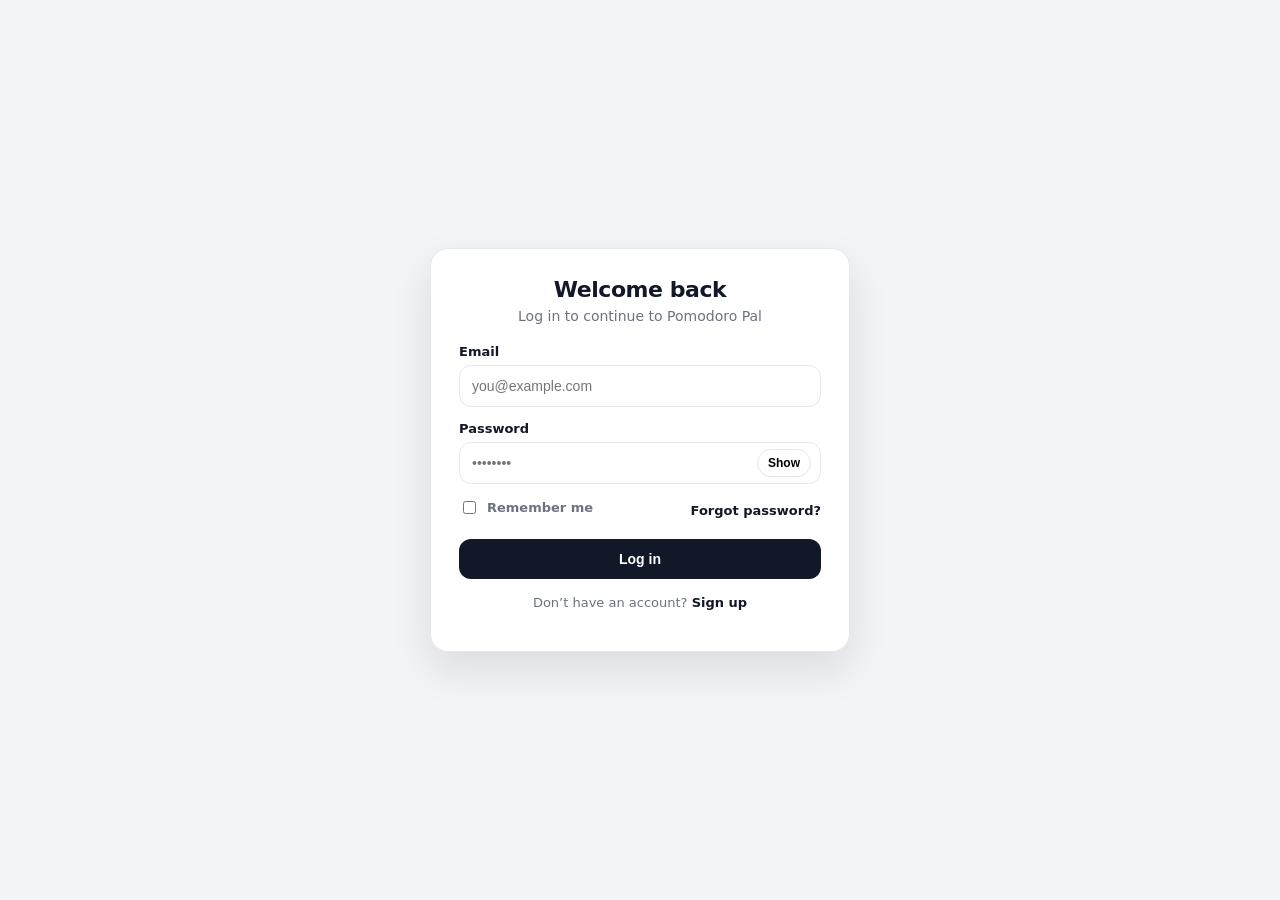
<file: PomoPal-web/login.html>
<!DOCTYPE html>
<html lang="en">
    <head>
        <meta charset="utf-8"/>
        <meta name="viewport" content="width=device-width, initial-scale=1" />
        <title>Log in</title>

        <style>
            :root{
                --bg: #f3f4f6;
                --card: #ffffff;
                --text: #111827;
                --border: #e5e7eb;
                --radius: 18px;
                --shadow: 0 18px 40px rgba(17,24,39,.10);
            }

            *{ box-sizing: border-box; }

            body{
                margin:0;
                min-height:100vh;
                display:grid;
                place-items:center;
                background: var(--bg);
                color: var(--text);
                font-family: system-ui, -apple-system, Segoe UI, Roboto, Arial, sans-serif;
                padding: 24px;
            }

            .card{
                width: 100%;
                max-width: 420px;
                background: var(--card);
                border: 1px solid var(--border);
                border-radius: var(--radius);
                box-shadow: var(--shadow);
                padding: 28px;
            }

            .title{
                margin: 0 0 6px;
                text-align: center;
                font-size: 22px;
                font-weight: 700;
                letter-spacing: -0.02em;
            }

            .subtitle{
                margin: 0 0 20px;
                text-align: center;
                font-size: 14px;
                color: #6b7280;
            }

            .error{
                display: none;
                margin-bottom: 16px;
                padding: 10px 12px;
                border-radius: 12px;
                border: 1px solid rgba(239,68,68,.35);
                background: rgba(239,68,68,.08);
                color: #991b1b;
                font-size: 13px;
            }

            .field{
                margin-bottom: 14px;
            }

            label{
                display: block;
                margin-bottom: 6px;
                font-size: 13px;
                font-weight: 600;
            }

            .input{
                width: 100%;
                padding: 12px;
                border-radius: 12px;
                border: 1px solid #e5e7eb;
                font-size: 14px;
                outline: none;
            }

            .input:focus{
                border-color: #c7cad1;
                box-shadow: 0 0 0 4px rgba(17,24,39,.06);
            }

            .password-wrap{
                position: relative;
            }

            .toggle{
                position: absolute;
                top: 50%;
                right: 10px;
                transform: translateY(-50%);
                padding: 6px 10px;
                font-size: 12px;
                font-weight: 600;
                border-radius: 999px;
                border: 1px solid #e5e7eb;
                background: #ffffff;
                cursor: pointer;
            }

            .toggle:hover{
                box-shadow: 0 8px 16px rgba(17,24,39,.06);
            }

            .row{
                display: flex;
                align-items: center;
                justify-content: space-between;
                gap: 12px;
                margin: 10px 0 16px;
                flex-wrap: wrap;
            }

            .remember{
                display: flex;
                align-items: center;
                gap: 8px;
                font-size: 13px;
                color: #6b7280;
                user-select: none;
            }

            .link{
                font-size: 13px;
                font-weight: 600;
                color: #111827;
                text-decoration: none;
            }

            .link:hover{
                text-decoration: underline;
            }

            .btn{
                width: 100%;
                padding: 12px 14px;
                border-radius: 12px;
                border: none;
                background: #111827;
                color: #ffffff;
                font-size: 14px;
                font-weight: 700;
                cursor: pointer;
            }

            .btn:hover{
            filter: brightness(1.05);
            }

            .signup-text{
                margin-top: 16px;
                text-align: center;
                font-size: 13px;
                color: #6b7280;
            }

            .signup-text a{
                color: #111827;
                font-weight: 700;
                text-decoration: none;
            }

            .signup-text a:hover{
                text-decoration: underline;
            }

        </style>
    </head>

    <body>
        <main class="card">
            <h1 class="title">Welcome back</h1>
            <p class="subtitle">Log in to continue to Pomodoro Pal</p>

            <div id="errorBox" class="error">
                Incorrect email or password. Please try again.
            </div>
            <form id="loginForm">
                <div class="field">
                    <label for="email">Email</label>
                    <input
                        id="email"
                        type="email"
                        placeholder="you@example.com"
                        class="input"
                    />
                </div>
                <div class="field">
                    <label for="password">Password</label>
                    <div class="password-wrap">
                        <input
                            id="password"
                            type="password"
                            placeholder="••••••••"
                            class="input"
                        />
                        <button type="button" class="toggle" id="togglePassword">Show</button>
                    </div>
                </div>
                <div class="row">
                    <label class="remember">
                    <input type="checkbox" id="rememberMe" />
                    Remember me
                    </label>

                    <a class="link" href="forgot-password.html">Forgot password?</a>
                </div>

                <button type="submit" class="btn">Log in</button>
                <p class="signup-text">
                    Don’t have an account?
                    <a href="signup.html">Sign up</a>
                </p>

            </form>
        </main>

        <script>
            const passwordInput = document.getElementById("password");
            const toggleBtn = document.getElementById("togglePassword");

            let hideTimer = null;

            toggleBtn.addEventListener("click", () => {
                const isHidden = passwordInput.type === "password";

                // Clear any existing timer
                if (hideTimer) {
                clearTimeout(hideTimer);
                hideTimer = null;
                }

                if (isHidden) {
                // Show password
                passwordInput.type = "text";
                toggleBtn.textContent = "Hide";

                // Auto-hide after 3 seconds
                hideTimer = setTimeout(() => {
                    passwordInput.type = "password";
                    toggleBtn.textContent = "Show";
                    hideTimer = null;
                }, 2000);
                } else {
                // Manually hide
                passwordInput.type = "password";
                toggleBtn.textContent = "Show";
                }
            });
    
            const form = document.getElementById("loginForm");
            const errorBox = document.getElementById("errorBox");

            form.addEventListener("submit", (e) => {
                e.preventDefault();
                errorBox.style.display = "none";

                const email = document.getElementById("email").value.trim();
                const password = document.getElementById("password").value;

                // Basic empty-field check
                if (!email || !password) {
                errorBox.textContent = "Please enter your email and password.";
                errorBox.style.display = "block";
                return;
                }

                // DEMO credentials (replace later with backend)
                const DEMO_EMAIL = "test@pomodoropal.com";
                const DEMO_PASSWORD = "123456";

                if (email !== DEMO_EMAIL || password !== DEMO_PASSWORD) {
                errorBox.textContent = "Incorrect email or password. Please try again.";
                errorBox.style.display = "block";
                return;
                }

                // Success (we'll create this later)
                window.location.href = "dashboard.html";
            });
        </script>


    </body>
</html>
</file>
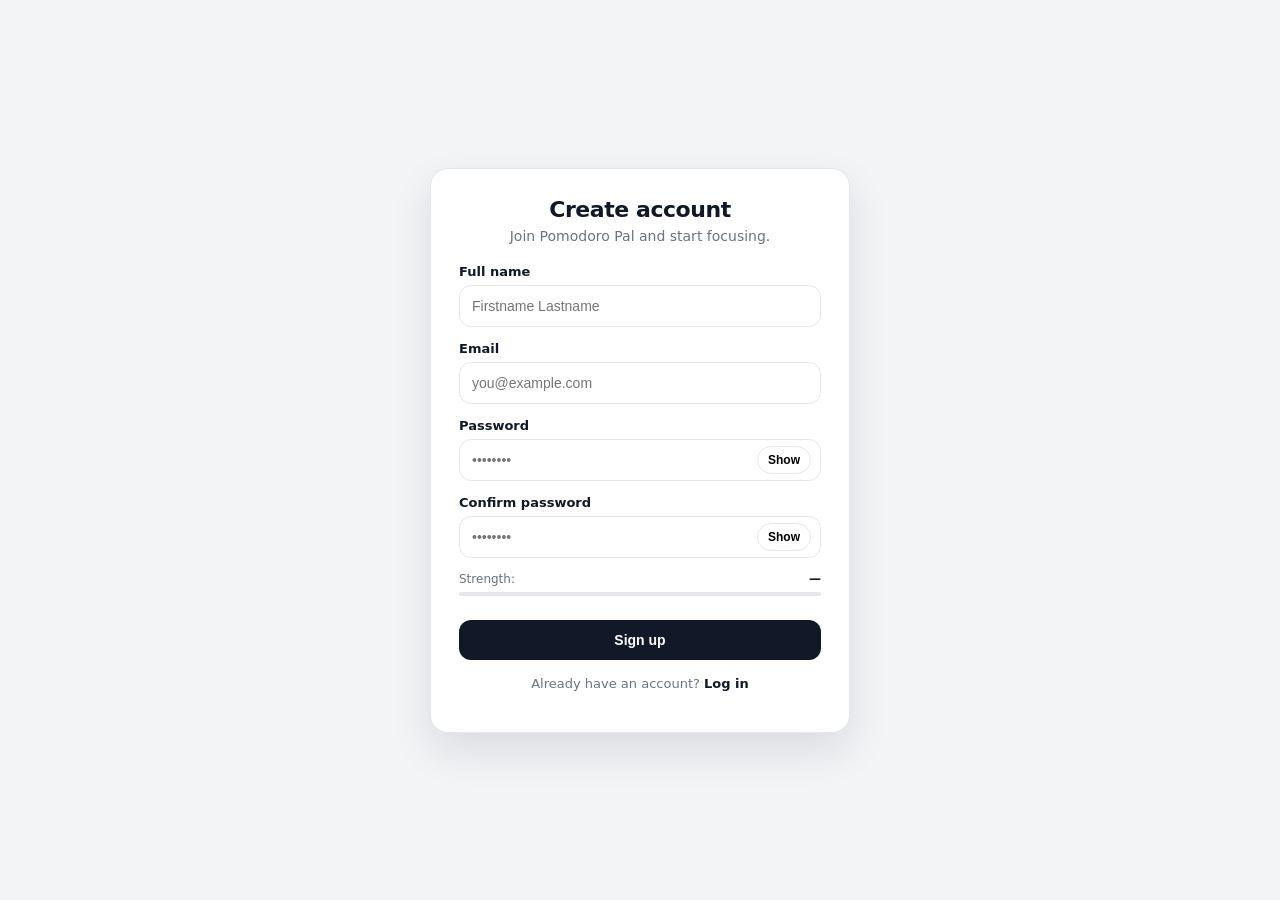
<file: PomoPal-web/signup.html>
<!DOCTYPE html>
<html lang="en">
    <head>
        <meta charset="utf-8"/>
        <meta name="viewport" content="width=device-width, initial-scale=1" />
        <title>Sign up</title>

        <style>
            :root{
                --bg: #f3f4f6;
                --card: #ffffff;
                --text: #111827;
                --border: #e5e7eb;
                --radius: 18px;
                --shadow: 0 18px 40px rgba(17,24,39,.10);
            }

            *{ box-sizing: border-box; }

            body{
                margin:0;
                min-height:100vh;
                display:grid;
                place-items:center;
                background: var(--bg);
                color: var(--text);
                font-family: system-ui, -apple-system, Segoe UI, Roboto, Arial, sans-serif;
                padding: 24px;
            }

            .card{
                width: 100%;
                max-width: 420px;
                background: var(--card);
                border: 1px solid var(--border);
                border-radius: var(--radius);
                box-shadow: var(--shadow);
                padding: 28px;
            }

            .title{
                margin: 0 0 6px;
                text-align: center;
                font-size: 22px;
                font-weight: 700;
                letter-spacing: -0.02em;
            }

            .subtitle{
                margin: 0 0 20px;
                text-align: center;
                font-size: 14px;
                color: #6b7280;
            }

            .error{
                display: none;
                margin-bottom: 16px;
                padding: 10px 12px;
                border-radius: 12px;
                border: 1px solid rgba(239,68,68,.35);
                background: rgba(239,68,68,.08);
                color: #991b1b;
                font-size: 13px;
            }

            .field{
                margin-bottom: 14px;
            }

            label{
                display: block;
                margin-bottom: 6px;
                font-size: 13px;
                font-weight: 600;
            }

            .input{
                width: 100%;
                padding: 12px;
                border-radius: 12px;
                border: 1px solid #e5e7eb;
                font-size: 14px;
                outline: none;
            }

            .input:focus{
                border-color: #c7cad1;
                box-shadow: 0 0 0 4px rgba(17,24,39,.06);
            }

            .password-wrap{
                position: relative;
            }

            .toggle{
                position: absolute;
                top: 50%;
                right: 10px;
                transform: translateY(-50%);
                padding: 6px 10px;
                font-size: 12px;
                font-weight: 600;
                border-radius: 999px;
                border: 1px solid #e5e7eb;
                background: #ffffff;
                cursor: pointer;
            }

            .toggle:hover{
                box-shadow: 0 8px 16px rgba(17,24,39,.06);
            }

            .row{
                display: flex;
                align-items: center;
                justify-content: space-between;
                gap: 12px;
                margin: 10px 0 16px;
                flex-wrap: wrap;
            }

            .remember{
                display: flex;
                align-items: center;
                gap: 8px;
                font-size: 13px;
                color: #6b7280;
                user-select: none;
            }

            .link{
                font-size: 13px;
                font-weight: 600;
                color: #111827;
                text-decoration: none;
            }

            .link:hover{
                text-decoration: underline;
            }

            .btn{
                width: 100%;
                padding: 12px 14px;
                border-radius: 12px;
                border: none;
                background: #111827;
                color: #ffffff;
                font-size: 14px;
                font-weight: 700;
                cursor: pointer;
            }

            .btn:hover{
            filter: brightness(1.05);
            }

            .signup-text{
                margin-top: 16px;
                text-align: center;
                font-size: 13px;
                color: #6b7280;
            }

            .signup-text a{
                color: #111827;
                font-weight: 700;
                text-decoration: none;
            }

            .signup-text a:hover{
                text-decoration: underline;
            }

            .label-row{
                display: flex;
                align-items: center;
                justify-content: space-between;
                gap: 10px;
            }

            .match-badge{
                display: none;
                align-items: center;
                gap: 6px;
                font-size: 12px;
                font-weight: 700;
                color: #065f46;
            }

            .match-badge .tick{
                width: 16px;
                height: 16px;
                border-radius: 999px;
                display: grid;
                place-items: center;
                font-size: 11px;
                background: rgba(16,185,129,.16);
                border: 1px solid rgba(16,185,129,.35);
                color: #065f46;
            }

            .meter{
                margin-top: 10px;
                margin-bottom: 24px;
            }

            .meter-top{
                display:flex;
                justify-content: space-between;
                align-items:center;
                font-size: 12px;
                color: #6b7280;
                margin-bottom: 6px;
            }

            .meter-text{
                font-weight: 700;
                color: #111827;
            }

            .meter-bar{
                width: 100%;
                height: 4px;
                border-radius: 999px;
                background: #e5e7eb;
                overflow: hidden;
            }

            .meter-fill{
                height: 100%;
                width: 0%;
                border-radius: 999px;
                transition: width .2s ease;
            }


        </style>
    </head>
    <body>
        <main class="card">
            <h1 class="title">Create account</h1>
            <p class="subtitle">Join Pomodoro Pal and start focusing.</p>

            <div id="errorBox" class="error">
                Please fix the errors and try again.
            </div>

            <form id="signupForm">
                <div class="field">
                    <label for="fullName">Full name</label>
                    <input id="fullName" type="text" class="input" placeholder="Firstname Lastname" />
                </div>

                <div class="field">
                    <label for="email">Email</label>
                    <input id="email" type="email" class="input" placeholder="you@example.com" />
                </div>

                <div class="field">
                    <label for="password">Password</label>
                    <div class="password-wrap">
                    <input id="password" type="password" class="input" placeholder="••••••••" />
                    <button type="button" class="toggle" id="togglePassword">Show</button>
                    </div>
                </div>

                <div class="field">
                    <label for="confirmPassword" class="label-row">
                        Confirm password
                        <span id="matchBadge" class="match-badge" aria-live="polite"></span>
                    </label>
                    <div class="password-wrap">
                    <input id="confirmPassword" type="password" class="input" placeholder="••••••••" />
                    <button type="button" class="toggle" id="toggleConfirm">Show</button>
                    </div>
                </div>

                <div class="meter">
                    <div class="meter-top">
                        <span class="meter-label">Strength:</span>
                        <span id="strengthText" class="meter-text">—</span>
                    </div>

                    <div class="meter-bar">
                        <div id="strengthFill" class="meter-fill"></div>
                    </div>
                </div>

                <button type="submit" class="btn">Sign up</button>
            </form>

            <p class="signup-text">
                Already have an account?
                <a href="login.html">Log in</a>
            </p>
        </main>

        <script>
            function setupAutoHideToggle(inputId, buttonId, ms = 2000) {
                const input = document.getElementById(inputId);
                const btn = document.getElementById(buttonId);
                let timer = null;

                if (!input || !btn) return;

                btn.addEventListener("click", () => {
                const isHidden = input.type === "password";

                if (timer) {
                    clearTimeout(timer);
                    timer = null;
                }

                if (isHidden) {
                    input.type = "text";
                    btn.textContent = "Hide";

                    timer = setTimeout(() => {
                    input.type = "password";
                    btn.textContent = "Show";
                    timer = null;
                    }, ms);
                } else {
                    input.type = "password";
                    btn.textContent = "Show";
                }
                });
            }

            setupAutoHideToggle("password", "togglePassword", 2000);
            setupAutoHideToggle("confirmPassword", "toggleConfirm", 2000);

    
            const signupForm = document.getElementById("signupForm");
            const errorBox = document.getElementById("errorBox");
            const strengthFill = document.getElementById("strengthFill");
            const strengthText = document.getElementById("strengthText");


            const fullNameEl = document.getElementById("fullName");
            const emailEl = document.getElementById("email");
            const passwordEl = document.getElementById("password");
            const confirmEl = document.getElementById("confirmPassword");
            const matchBadge = document.getElementById("matchBadge");

            function updateStrengthMeter(pw){
                if (!strengthFill || !strengthText) return;

                if (!pw) {
                    strengthFill.style.width = "0%";
                    strengthFill.style.background = "#9ca3af";
                    strengthText.textContent = "—";
                    return;
                }

                let score = 0;
                if (pw.length >= 8) score++;
                if (/[A-Z]/.test(pw)) score++;
                if (/[a-z]/.test(pw)) score++;
                if (/[0-9]/.test(pw)) score++;
                if (/[^A-Za-z0-9]/.test(pw)) score++;
                if (pw.length >= 12) score++; // bonus

                // 0..6 => percent
                const pct = Math.min(100, Math.round((score / 6) * 100));
                strengthFill.style.width = pct + "%";

                // label + color
                if (score <= 2) {
                    strengthText.textContent = "Weak";
                    strengthFill.style.background = "#ef4444";
                } else if (score <= 4) {
                    strengthText.textContent = "Good";
                    strengthFill.style.background = "#f59e0b";
                } else {
                    strengthText.textContent = "Strong";
                    strengthFill.style.background = "#10b981";
                }
            }


            function showError(msg) {
                if (!errorBox) return;
                errorBox.textContent = msg;
                errorBox.style.display = "block";
            }

            function hideError() {
                if (!errorBox) return;
                errorBox.style.display = "none";
            }

            // Password requirements:
            // 8+ chars, upper, lower, number, special
            function passwordErrors(pw) {
                const errs = [];
                if (pw.length < 8) errs.push("at least 8 characters");
                if (!/[A-Z]/.test(pw)) errs.push("1 uppercase letter");
                if (!/[a-z]/.test(pw)) errs.push("1 lowercase letter");
                if (!/[0-9]/.test(pw)) errs.push("1 number");
                if (!/[^A-Za-z0-9]/.test(pw)) errs.push("1 special character");
                return errs;
            }

            function updateMatchBadge() {
                if (!matchBadge || !passwordEl || !confirmEl) return;

                const pw = passwordEl.value;
                const cpw = confirmEl.value;

                if (!cpw) {
                matchBadge.style.display = "none";
                matchBadge.textContent = "";
                return;
                }

                matchBadge.style.display = "inline-flex";

                if (pw && pw === cpw) {
                matchBadge.style.color = "#065f46";
                matchBadge.innerHTML = `<span class="tick">✓</span> Match`;
                } else {
                matchBadge.style.color = "#991b1b";
                matchBadge.innerHTML =
                    `<span class="tick" style="background: rgba(239,68,68,.12); border-color: rgba(239,68,68,.35); color:#991b1b;">!</span> No match`;
                }
            }

            // Live updates
            [fullNameEl, emailEl, passwordEl, confirmEl].forEach(el => {
                if (!el) return;
                el.addEventListener("input", () => {
                hideError();
                if (el === passwordEl) updateStrengthMeter(passwordEl.value);
                if (el === passwordEl || el === confirmEl) updateMatchBadge();
                });
            });

            if (signupForm) {
                signupForm.addEventListener("submit", (e) => {
                e.preventDefault();
                hideError();

                const fullName = fullNameEl.value.trim();
                const email = emailEl.value.trim();
                const pw = passwordEl.value;
                const cpw = confirmEl.value;

                if (!fullName) return showError("Please enter your full name.");
                if (!email) return showError("Please enter your email.");

                const emailOk = /^[^\s@]+@[^\s@]+\.[^\s@]+$/.test(email);
                if (!emailOk) return showError("Please enter a valid email address.");

                const pwErrs = passwordErrors(pw);
                if (pwErrs.length) {
                    return showError("Password must have: " + pwErrs.join(", ") + ".");
                }

                if (pw !== cpw) {
                    updateMatchBadge();
                    return showError("Passwords do not match.");
                }

                // ✅ SUCCESS (backend later)
                window.location.href = "login.html";
                });
            }

            // Handle browser autofill
            updateMatchBadge();
            updateStrengthMeter(passwordEl.value);

        </script>

    </body>
</html>
</file>
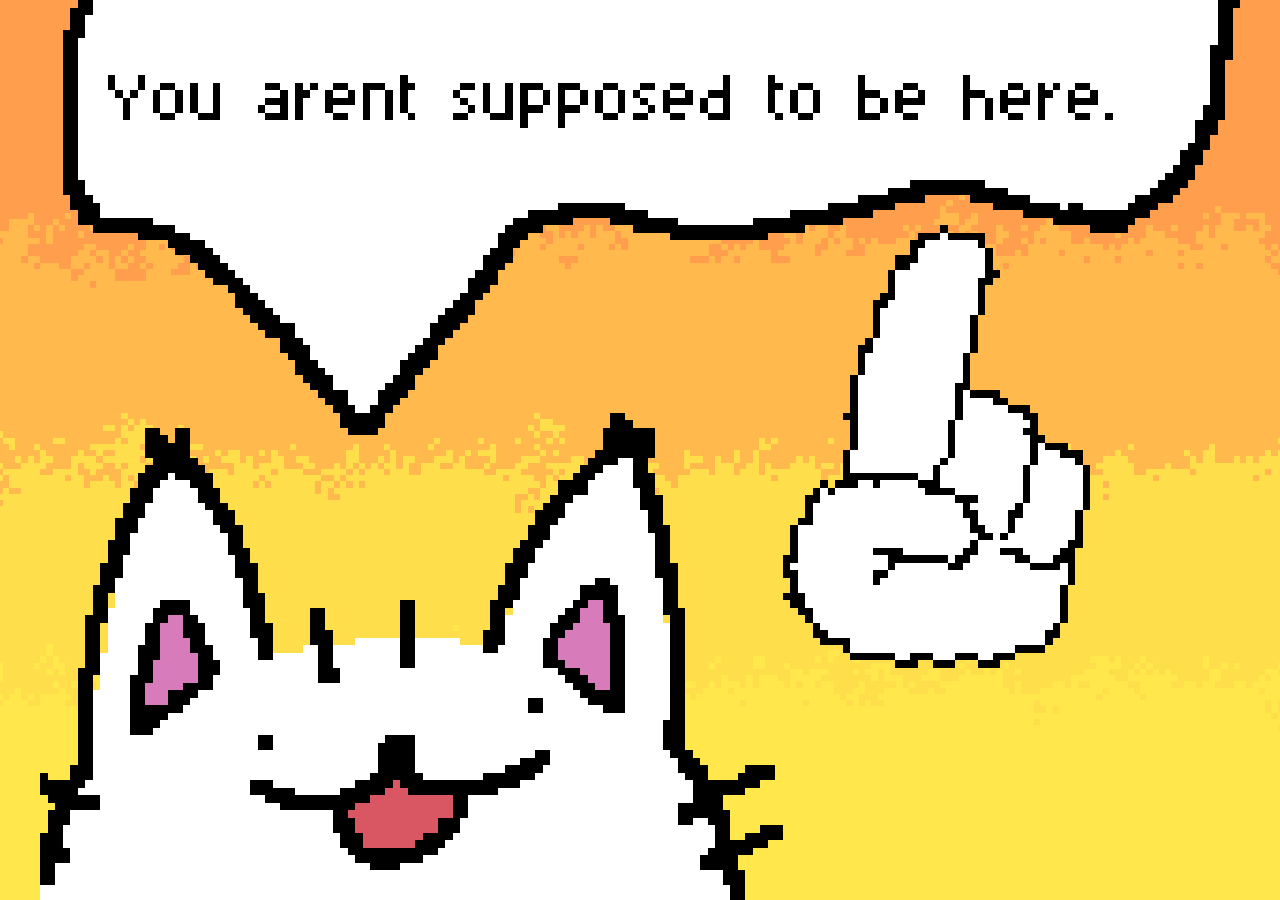
<file: Extension/Pomodoro-Pal 2_login/blocked.html>
<!DOCTYPE html>
<html lang="en">

<head>
    <meta charset="UTF-8" />
    <title>Blocked</title>
    <style>
        html,
        body {
            margin: 0;
            padding: 0;
            height: 100%;
            display: flex;
            justify-content: center;
            align-items: center;
        }

        .container {
            position: relative;
            width: 100vw;
            height: 100vh;
        }

        .container img {
            position: absolute;
            top: 50%;
            left: 50%;
            transform: translate(-50%, -50%);
        }

        .bg {
            height: 100vh;
            width: 100vw;
            object-fit: cover;

            opacity: 0.7;
            z-index: 1;

            image-rendering: pixelated;
            image-rendering: crisp-edges;
        }

        .blocked {
            height: 100vh;
            width: auto;
            max-width: 100vw;
            object-fit: contain;

            z-index: 2;

            image-rendering: pixelated;
            image-rendering: crisp-edges;
        }
    </style>
</head>

<body>
    <div class="container">
        <img src="images/background.png" class="bg" alt="Background" />
        <img src="images/blocked.gif" class="blocked" alt="Blocked" />
    </div>
</body>

</html>
</file>
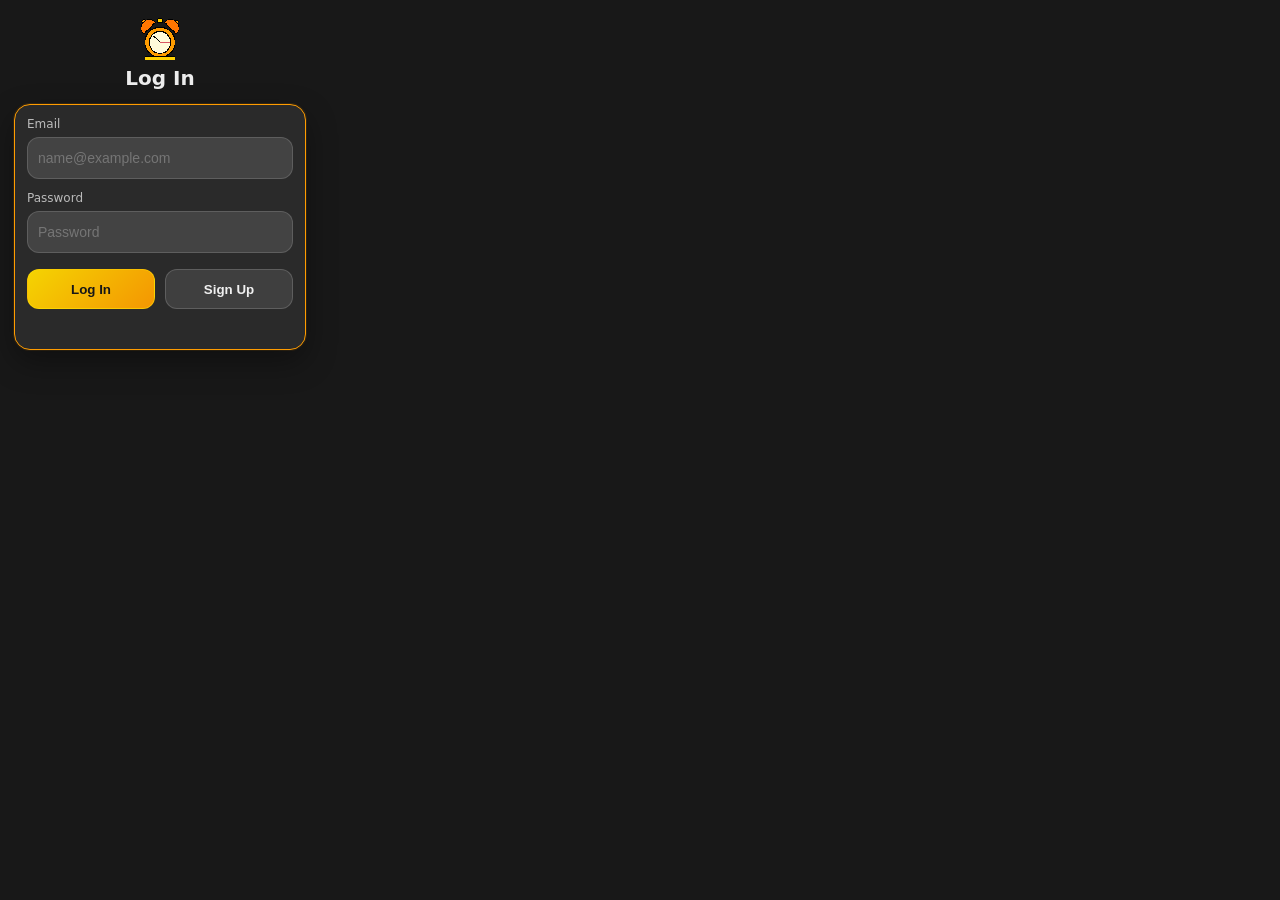
<file: Extension/Pomodoro-Pal 2_login/popup.html>
<!DOCTYPE html>
<html>
  <head>
    <meta charset="UTF-8" />
    <title>Pomodoro Pal</title>
    <meta name="viewport" content="width=device-width, initial-scale=1" />
    <style>
      :root{
        --bg: #0b1020;
        --card: rgba(255,255,255,0.08);
        --card2: rgba(255,255,255,0.12);
        --text: rgba(255,255,255,0.92);
        --muted: rgba(255,255,255,0.68);
        --border: rgba(255,255,255,0.14);
        --accent: #ffdd00;
        --accent-2: #ffd000;
        --accent-3: #ff9c00;
        --accent-soft: rgba(255,221,0,0.18);
        --good: #27c27a;
        --warn: #ffb020;
        --danger: #ff7600;
        --shadow: 0 12px 30px rgba(0,0,0,0.35);
        --radius: 16px;
      }

      * { box-sizing: border-box; }

      body{
        margin:0;
        font-family: ui-sans-serif, system-ui, -apple-system, Segoe UI, Roboto, Helvetica, Arial;
        width: 320px;
        min-height: 460px;
        color: var(--text);
        background:#181818;
        padding: 14px;
      }

      .header{
        display:flex;
        align-items:center;
        gap:10px;
        margin-bottom: 10px;
      }

      .logo-wrap{
        width:40px;
        height:40px;
        border-radius: 12px;
        background: none;
        box-shadow: none;
        display:flex;
        align-items:center;
        justify-content:center;
        flex-shrink: 0;
      }

      .logo{
        width: 60px;
        height:60px;
        object-fit: contain;
        image-rendering: pixelated;
      }

      h1{
        font-size: 18px;
        margin:0;
        line-height: 1.1;
      }

      .title-center{
        text-align:center;
        margin: 4px 0 14px;
      }

      .title-center h2{
        margin: 8px 0 2px;
        font-size: 20px;
      }

      .card{
        background: var(--card);
        border: 1px solid #ff9c00;
        border-radius: var(--radius);
        box-shadow: var(--shadow);
        padding: 12px;
      }

      .login-card{
        border: 1px solid var(--accent-3);
        box-shadow: 0 12px 30px rgba(0,0,0,0.35), 0 0 0 1px rgba(255,156,0,0.12);
      }

      .hidden{
        display:none;
      }

      .grid{
        display:grid;
        grid-template-columns: 1fr 1fr;
        gap:10px;
        margin-top: 10px;
      }

      label{
        display:block;
        font-size: 12px;
        color: var(--muted);
        margin-bottom: 6px;
      }

      input[type="number"],
      input[type="email"],
      input[type="password"],
      textarea{
        width:100%;
        border-radius: 12px;
        border: 1px solid var(--border);
        background: var(--card2);
        color: var(--text);
        padding: 10px 10px;
        outline: none;
        font-size: 14px;
      }

      input[type="number"]{
        height: 40px;
      }

      input[type="email"],
      input[type="password"]{
        height: 42px;
      }

      input:focus,
      textarea:focus{
        border-color: rgba(255,221,0,0.65);
        box-shadow: 0 0 0 3px rgba(255,221,0,0.18);
      }

      .whitelist{
        margin-top: 10px;
      }

      textarea{
        height: 92px;
        resize: vertical;
        line-height: 1.35;
      }

      .actions{
        display:flex;
        gap:10px;
        margin-top: 12px;
      }

      .actions.tight{
        margin-top: 16px;
      }

      button{
        flex:1;
        height: 40px;
        border-radius: 12px;
        border: 1px solid var(--border);
        background: rgba(255,255,255,0.10);
        color: var(--text);
        font-weight: 650;
        cursor: pointer;
        transition: transform 0.06s ease, background 0.15s ease, border-color 0.15s ease, opacity 0.15s ease;
      }

      button:hover{
        background: rgba(255,255,255,0.14);
        border-color: rgba(255,255,255,0.20);
      }

      button:active{
        transform: translateY(1px);
      }

      .logout-btn{
        width: 100%;
        display: block;
        margin: 14px auto 10px;

        padding: 8px 14px;
        border: 1px solid #ff9c00;
        border-radius: 8px;

        background: transparent;
        color: var(--text);

        font-size: 13px;
        font-weight: 400; 

        cursor: pointer;
      }
      .logout-btn:hover {
        border: 1px solid #ff9c00;
        background: rgba(255, 156, 0, 0.12);
      }

      .primary{
        background: linear-gradient(135deg, rgba(255,221,0,0.95), rgba(255,156,0,0.95));
        border-color: rgba(255,221,0,0.55);
        color: #171717;
      }

      .primary:hover{
        background: linear-gradient(135deg, rgba(255,221,0,1), rgba(255,156,0,1));
      }

      .secondary{
        background: rgba(255,255,255,0.10);
        border-color: rgba(255,255,255,0.16);
      }

      .ghost{
        flex: 0 0 auto;
        width: auto;
        padding: 0 12px;
      }

      .row{
        display:flex;
        align-items:center;
        justify-content: space-between;
        margin-top: 12px;
      }

      .pill{
        font-size: 11px;
        font-weight: 700;
        padding: 6px 10px;
        border-radius: 8px;
        border: 1px solid rgba(255,255,255,0.16);
        background: rgba(255,255,255,0.08);
      }

      .pill.focus{
        border-color: rgba(255,221,0,0.55);
        background: rgba(255,221,0,0.14);
      }

      .pill.break{
        border-color: rgba(39,194,122,0.55);
        background: rgba(39,194,122,0.14);
      }

      .pill.stopped{
        border-color: rgba(255,255,255,0.18);
        background: rgba(255,255,255,0.08);
      }

      .time{
        font-size: 26px;
        font-weight: 800;
        color: #ffffff;
      }

      .hint{
        display: block;
        width: 100%;
        margin-top: 8px;
        font-size: 12px;
        color: #aaa;
        line-height: 1.4;
        text-align: left;
        max-width: none;
      }

      .hint strong{
        color: #ff9c00;
      }

      .status-message{
        min-height: 18px;
        margin-top: 10px;
        font-size: 12px;
        color: var(--muted);
      }

      .status-message.error{
        color: #ffb4b4;
      }

      .status-message.success{
        color: #a6f3c5;
      }

      .welcome-row{
        display:flex;
        align-items:center;
        justify-content: space-between;
        gap: 8px;
        margin-top: 2px;
        margin-bottom: 8px;
      }

      .welcome-text{
        font-size: 12px;
        color: var(--muted);
      }
    </style>
  </head>

  <body>
    <div id="loginView">
      <div class="title-center">
        <div class="logo-wrap" style="margin: 0 auto 8px;">
          <img class="logo" src="images/PomodoroClockLogo.png" alt="Pomodoro Pal logo" />
        </div>
        <h2>Log In</h2>
      </div>

      <div class="card login-card">
        <label for="emailInput">Email</label>
        <input id="emailInput" type="email" placeholder="name@example.com" autocomplete="email" required />

        <div style="margin-top: 12px;">
          <label for="passwordInput">Password</label>
          <input id="passwordInput" type="password" placeholder="Password" autocomplete="current-password" required />
        </div>

        <div class="actions tight">
          <button id="loginBtn" class="primary">Log In</button>
          <button id="signupBtn" class="secondary">Sign Up</button>
        </div>

        <div id="loginStatus" class="status-message"></div>
      </div>
    </div>

    <div id="appView" class="hidden">
      <div class="header">
        <div class="logo-wrap">
          <img class="logo" src="images/PomodoroClockLogo.png" alt="Pomodoro Pal logo" />
        </div>
        <div>
          <h1>Pomodoro Pal</h1>
          <div class="subtitle">Whitelist-only browsing during focus.</div>
        </div>
      </div>

      <div class="card">
        <div class="welcome-row">
          <div id="welcomeText" class="welcome-text">Signed in</div>
        </div>

        <div class="grid">
          <div>
            <label for="focusInput">Focus (min)</label>
            <input id="focusInput" type="number" min="1" value="25" />
          </div>
          <div>
            <label for="breakInput">Break (min)</label>
            <input id="breakInput" type="number" min="1" value="5" />
          </div>
        </div>

        <div class="whitelist">
          <label for="whitelist">Whitelisted sites (one per line)</label>
          <textarea id="whitelist" placeholder="github.com&#10;docs.google.com"></textarea>
        </div>

        <div class="actions">
          <button id="startBtn" class="primary">Start</button>
          <button id="stopBtn" class="secondary">Stop</button>
        </div>

        <div class="row">
          <div id="phasePill" class="pill stopped">STOPPED</div>
          <div id="timeRemaining" class="time">00m 00s</div>
        </div>

        <button id="logoutBtn" class="logout-btn">Log Out</button>

        <div class="hint">
          <strong>Tip:</strong> add hostnames like youtube.com or docs.google.com.
          Subdomains are allowed automatically (e.g. mail.google.com matches google.com).
        </div>
      </div>
    </div>

    <script src="popup.js"></script>
  </body>
</html>
</file>
